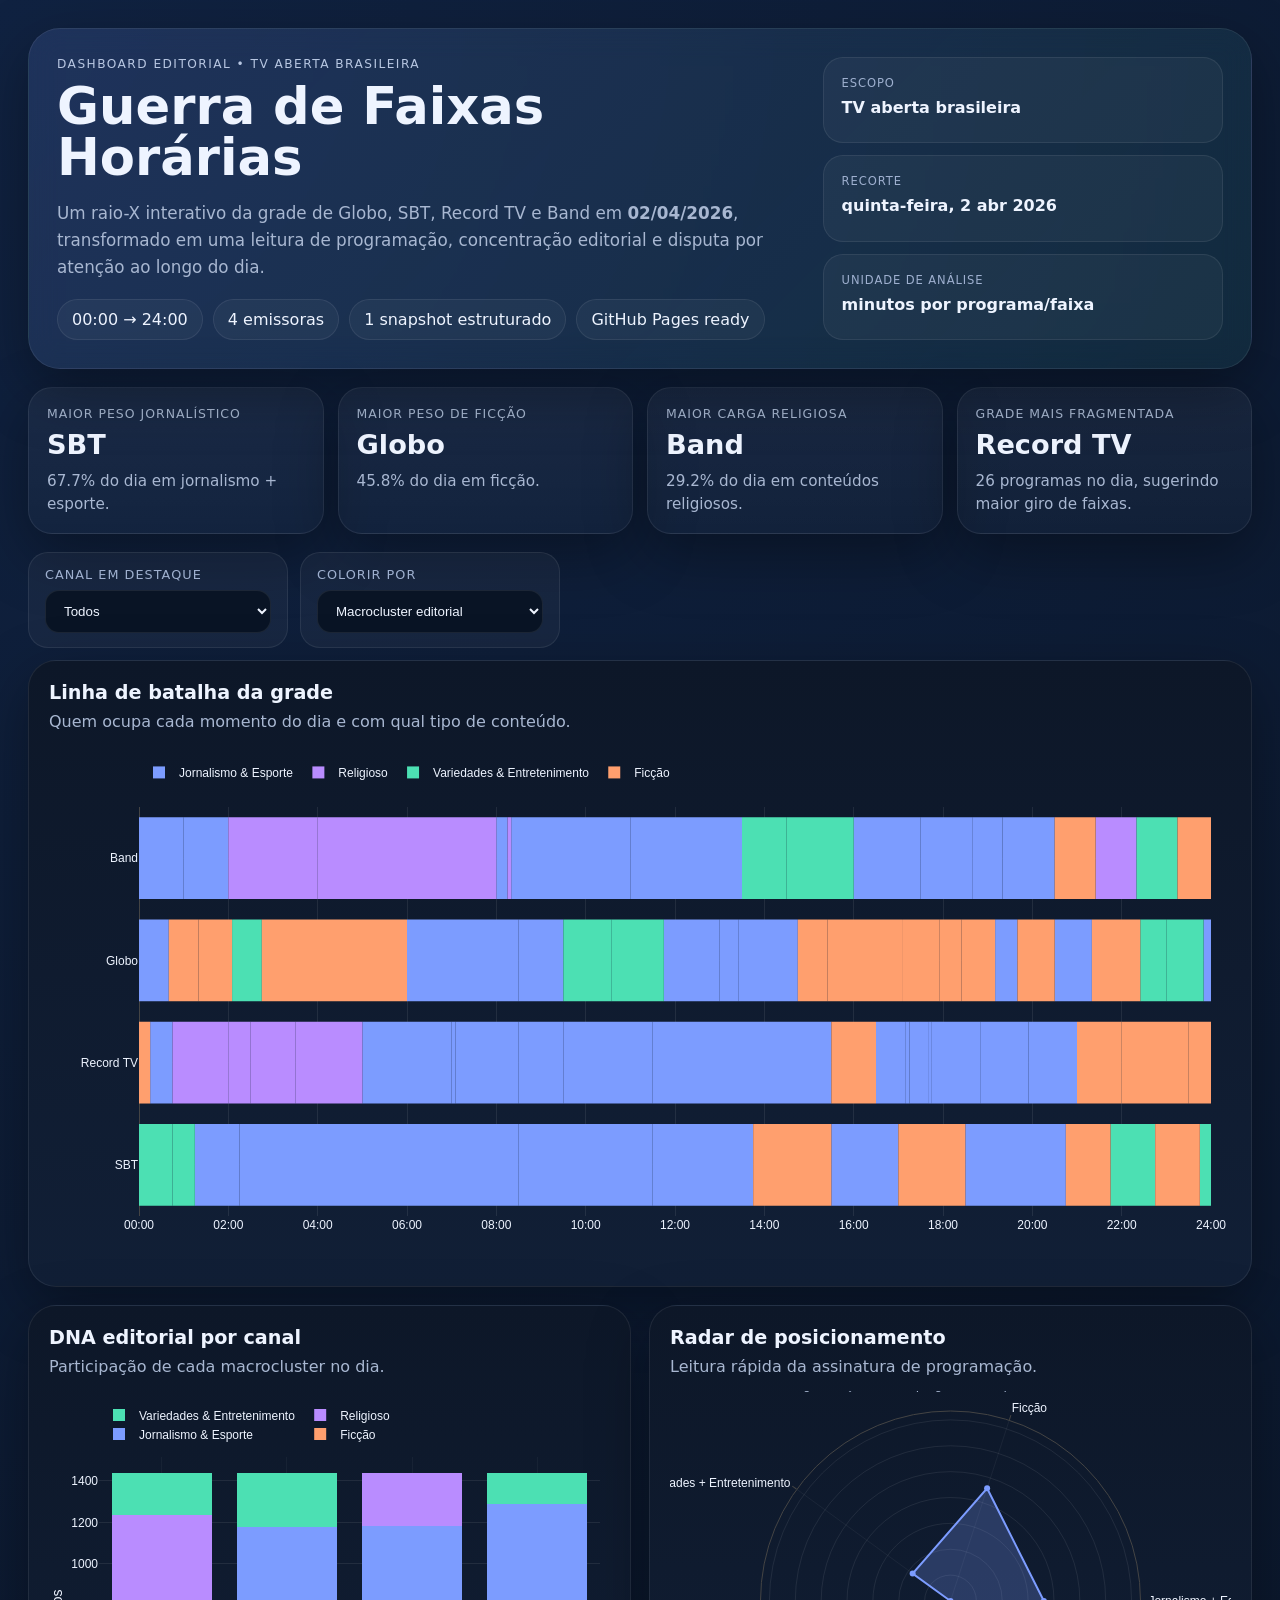
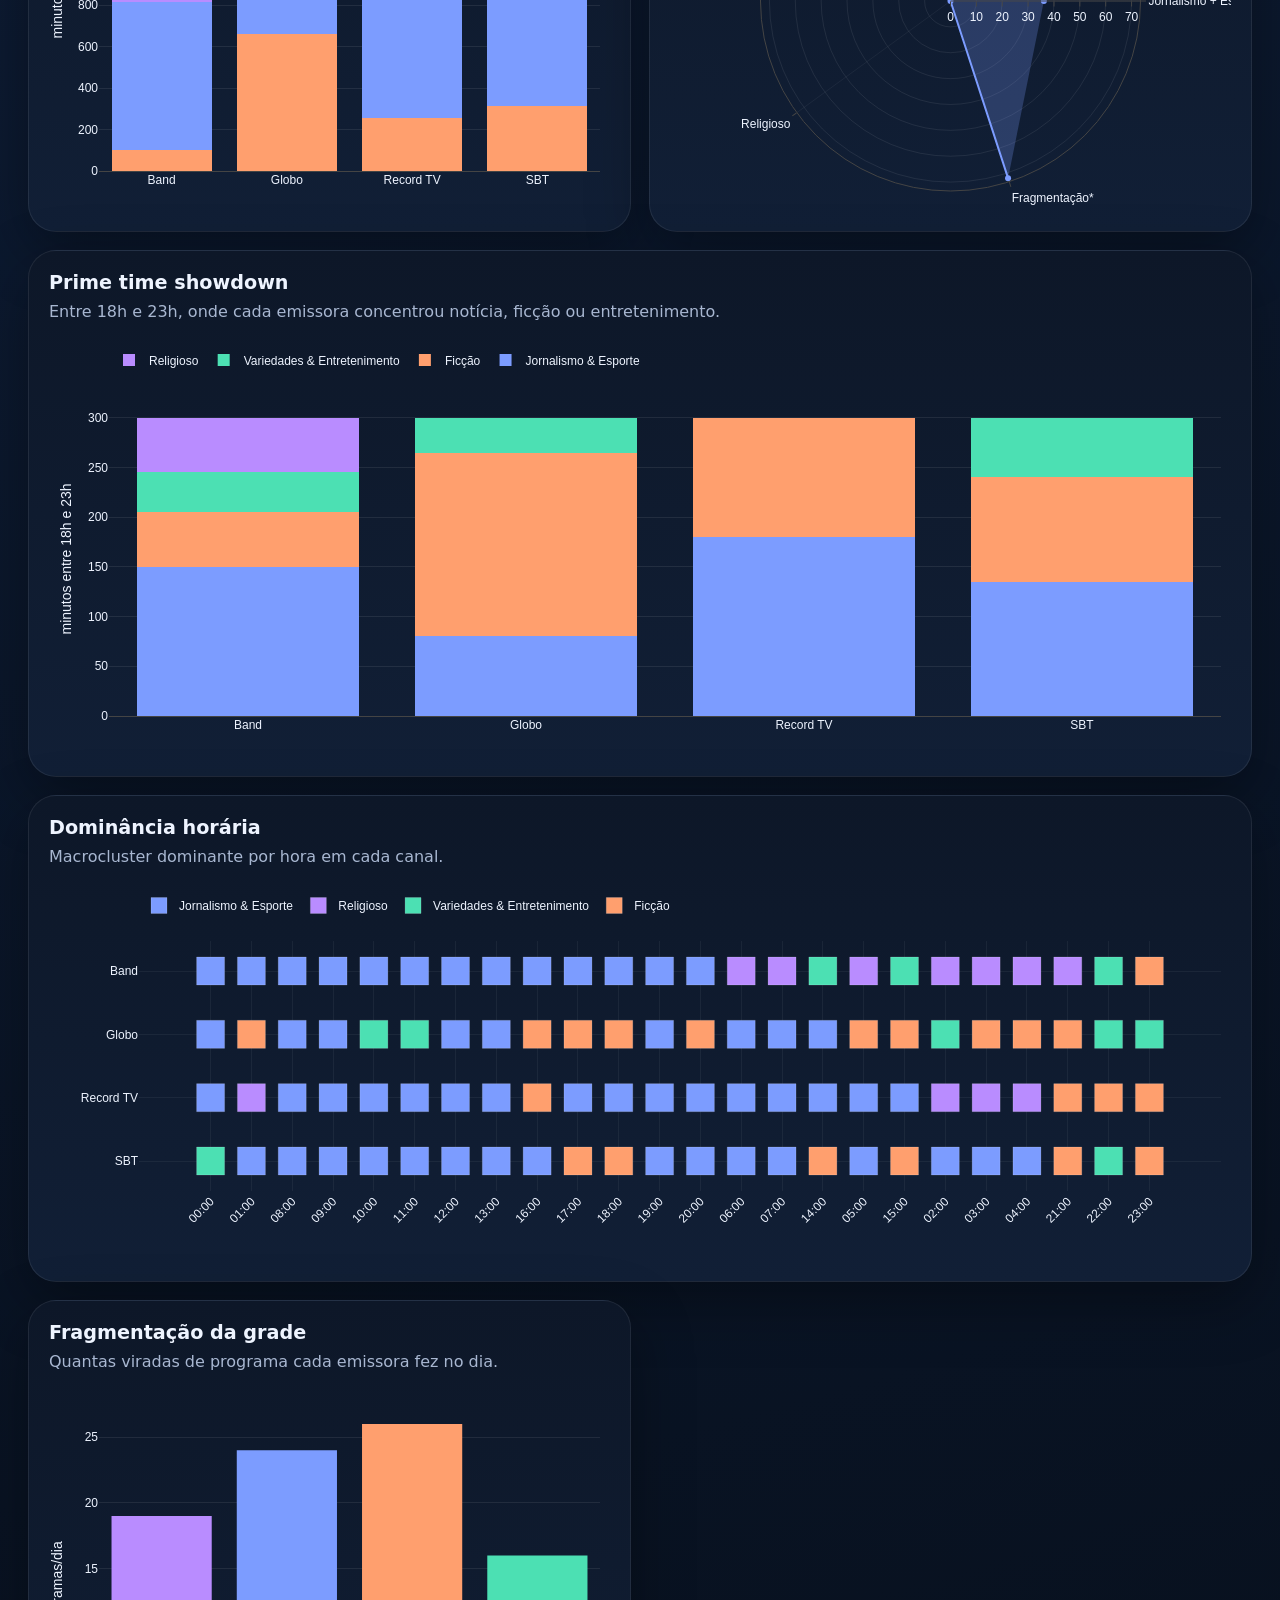
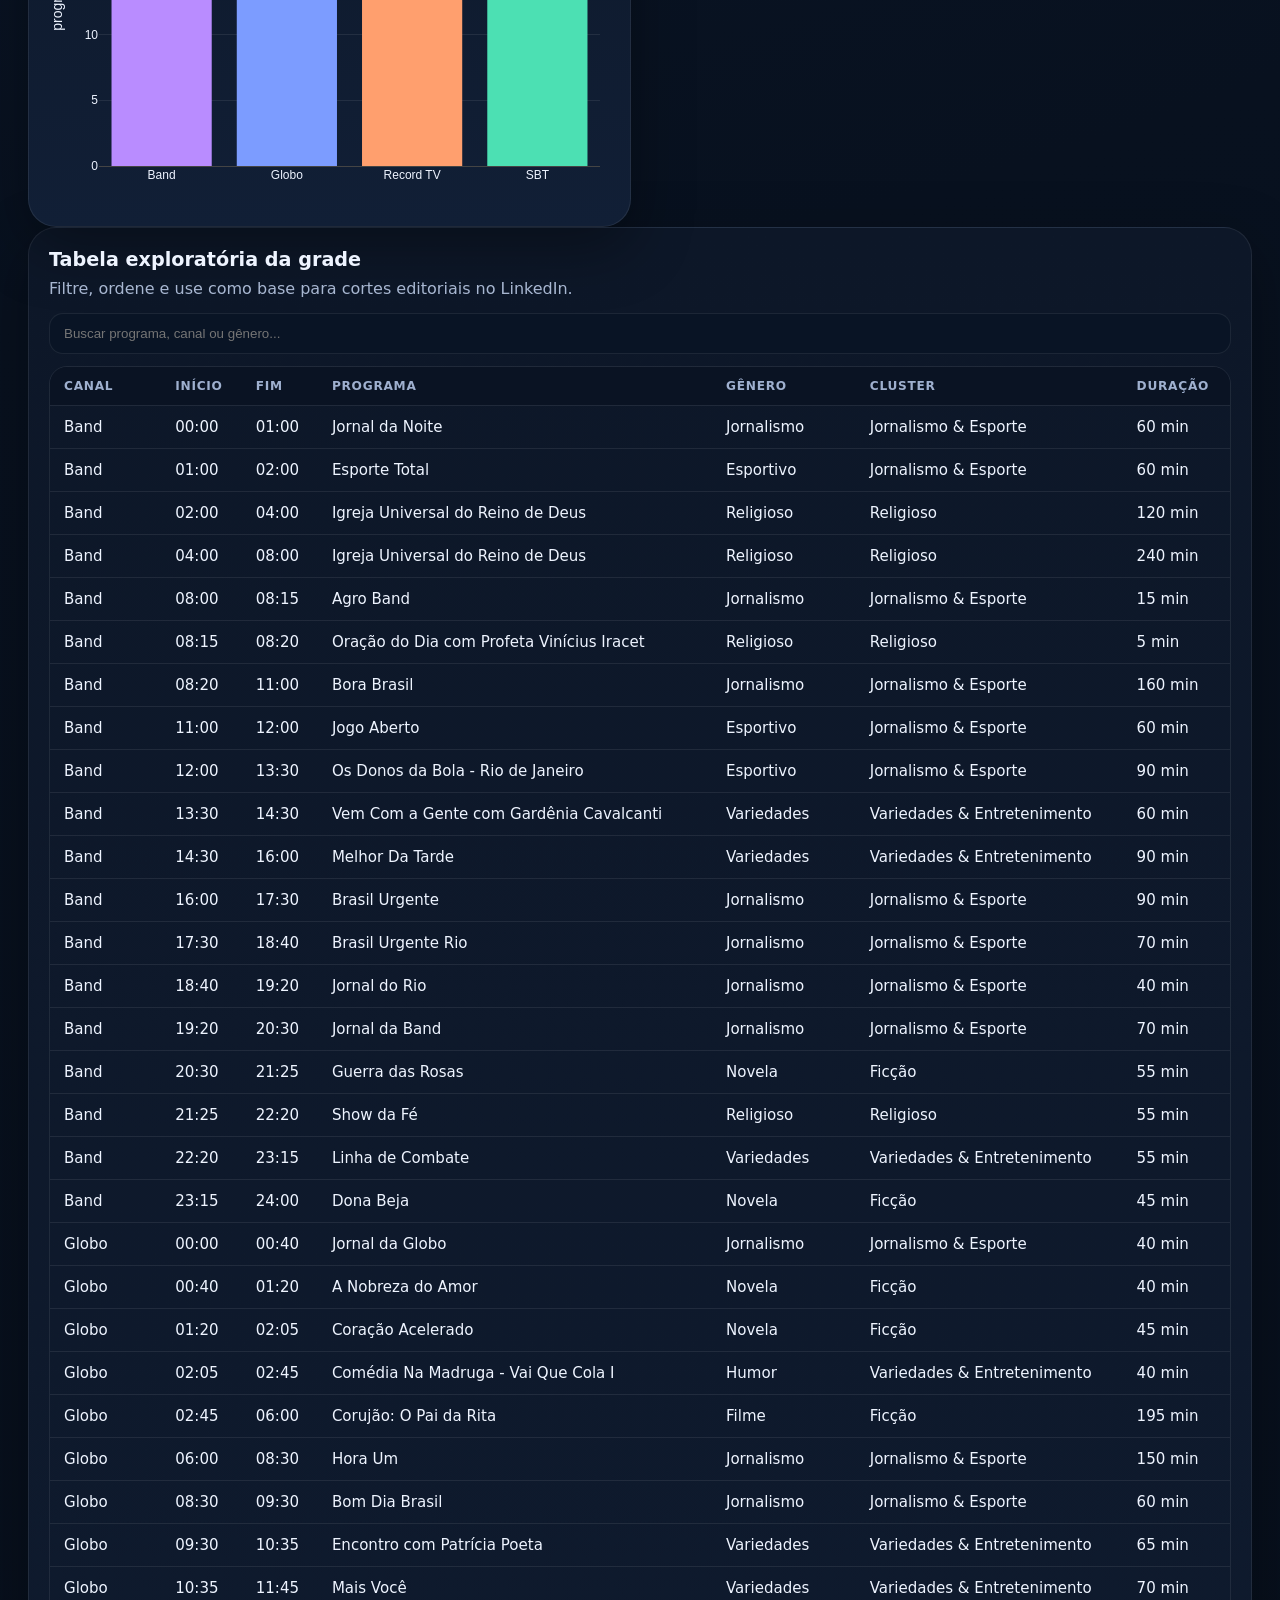
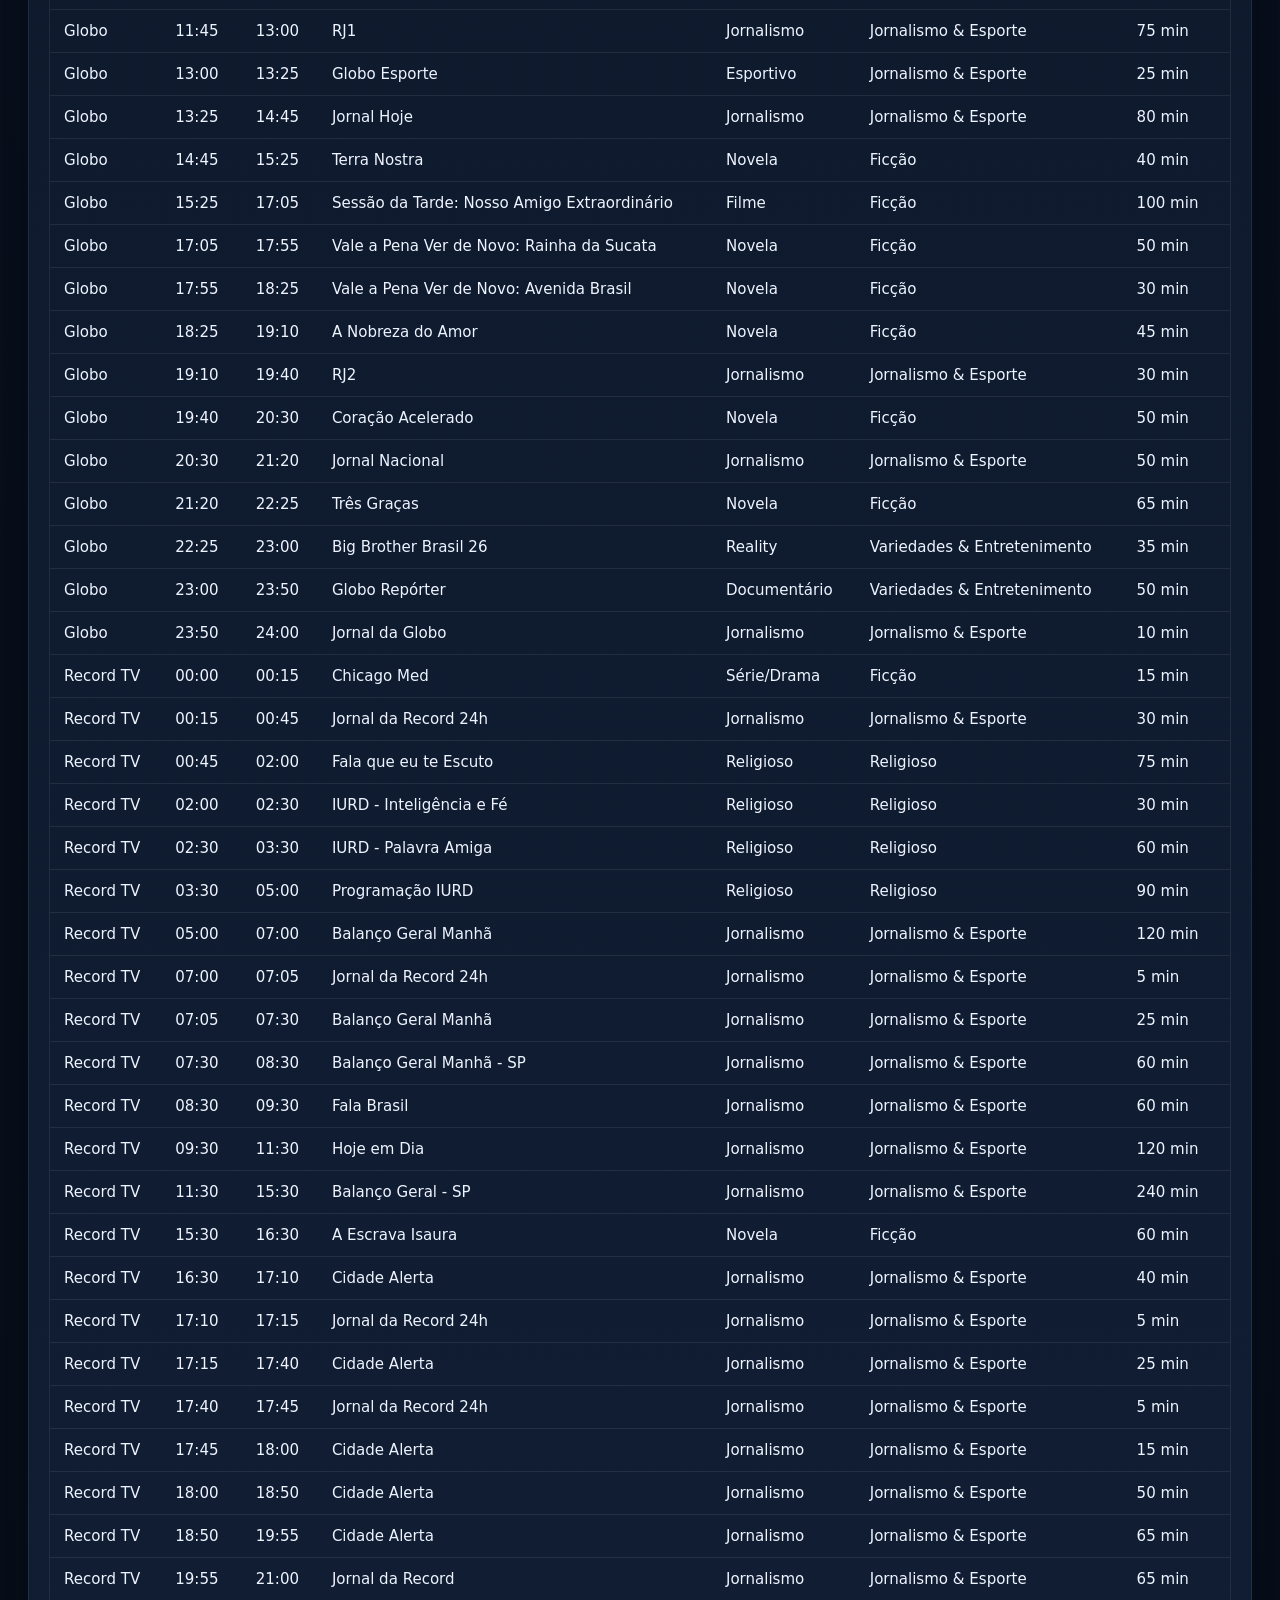
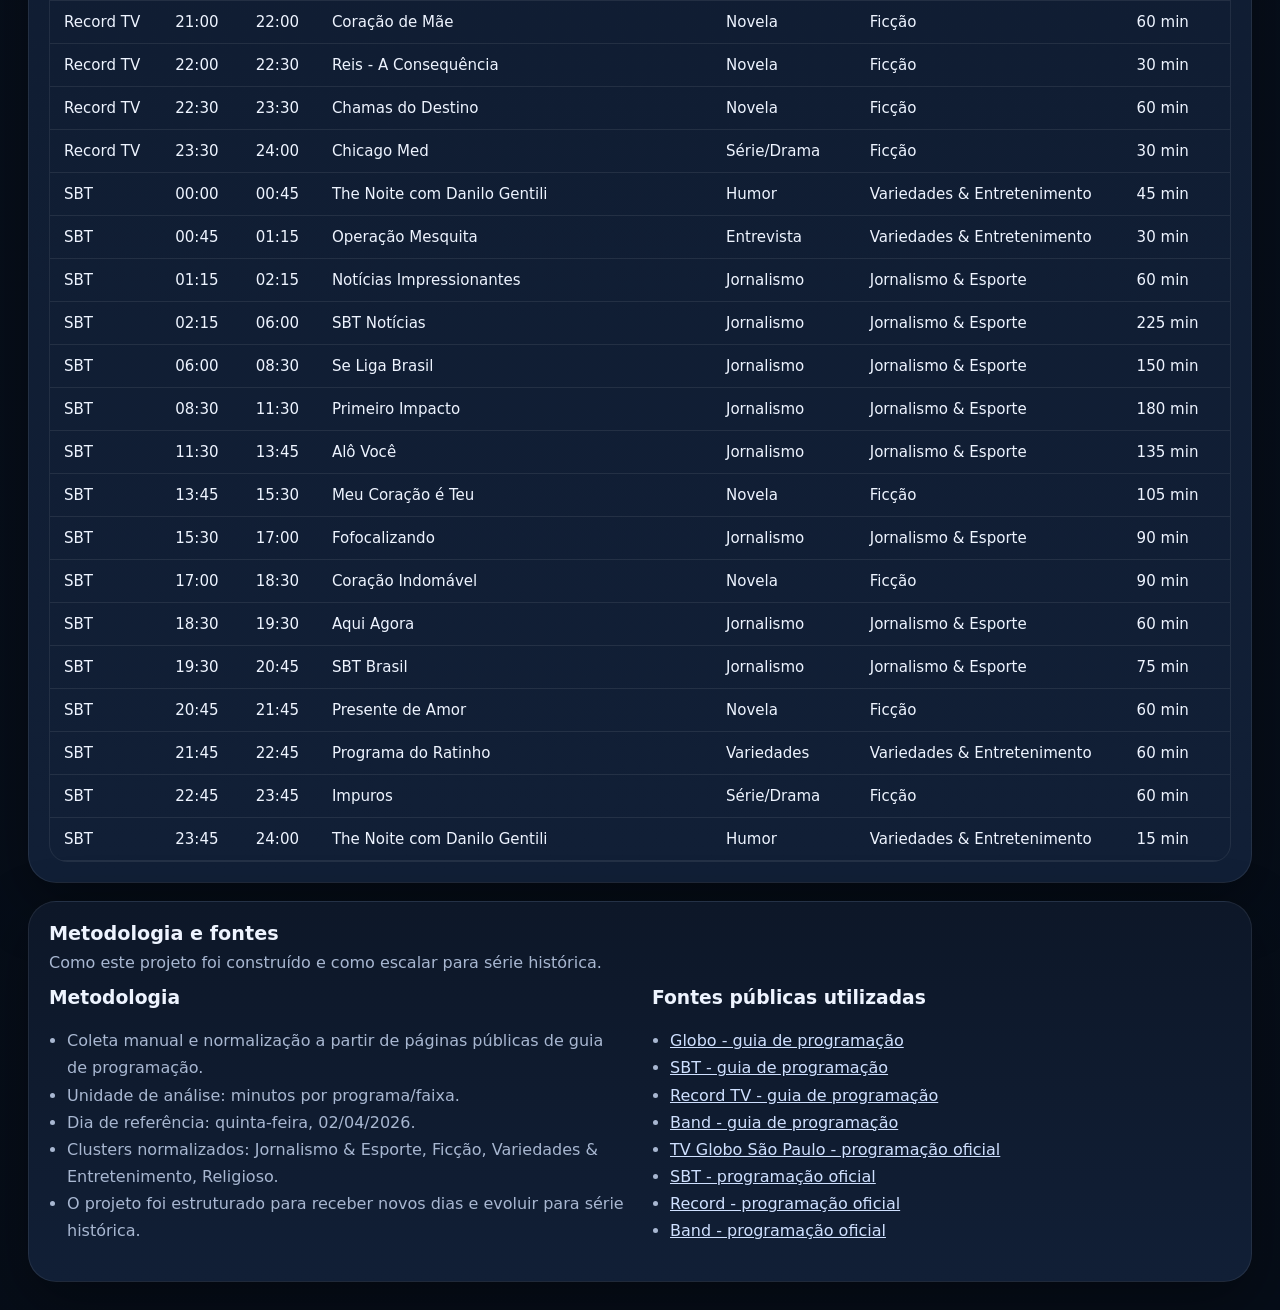
<file: index.html>
<!DOCTYPE html>
<html lang="pt-BR">
<head>
  <meta charset="UTF-8">
  <meta name="viewport" content="width=device-width, initial-scale=1.0">
  <title>Guerra de Faixas Horárias — TV aberta brasileira</title>
  <meta name="description" content="Dashboard interativo comparando a guerra de faixas horárias entre Globo, SBT, Record TV e Band em 02/04/2026.">
  <link rel="preconnect" href="https://cdn.plot.ly">
  <link rel="stylesheet" href="style.css">
</head>
<body>
  <div class="page-shell">
    <header class="hero">
      <div class="hero-copy">
        <div class="eyebrow">dashboard editorial • tv aberta brasileira</div>
        <h1>Guerra de Faixas Horárias</h1>
        <p class="subtitle">Um raio-X interativo da grade de Globo, SBT, Record TV e Band em <strong>02/04/2026</strong>, transformado em uma leitura de programação, concentração editorial e disputa por atenção ao longo do dia.</p>
        <div class="hero-tags">
          <span>00:00 → 24:00</span>
          <span>4 emissoras</span>
          <span>1 snapshot estruturado</span>
          <span>GitHub Pages ready</span>
        </div>
      </div>
      <div class="hero-meta">
        <div class="meta-card">
          <div class="meta-label">escopo</div>
          <div class="meta-value">TV aberta brasileira</div>
        </div>
        <div class="meta-card">
          <div class="meta-label">recorte</div>
          <div class="meta-value">quinta-feira, 2 abr 2026</div>
        </div>
        <div class="meta-card">
          <div class="meta-label">unidade de análise</div>
          <div class="meta-value">minutos por programa/faixa</div>
        </div>
      </div>
    </header>

    <section class="insight-strip" id="headlineInsights"></section>

    <section class="controls-panel">
      <div class="control">
        <label for="channelFilter">Canal em destaque</label>
        <select id="channelFilter">
          <option value="all">Todos</option>
        </select>
      </div>
      <div class="control">
        <label for="viewMode">Colorir por</label>
        <select id="viewMode">
          <option value="cluster">Macrocluster editorial</option>
          <option value="genre">Gênero normalizado</option>
        </select>
      </div>
    </section>

    <section class="section-grid">
      <article class="card card-xl">
        <div class="card-head">
          <div>
            <h2>Linha de batalha da grade</h2>
            <p>Quem ocupa cada momento do dia e com qual tipo de conteúdo.</p>
          </div>
        </div>
        <div id="timelineChart" class="chart chart-xl"></div>
      </article>

      <article class="card">
        <div class="card-head">
          <div>
            <h2>DNA editorial por canal</h2>
            <p>Participação de cada macrocluster no dia.</p>
          </div>
        </div>
        <div id="clusterShareChart" class="chart"></div>
      </article>

      <article class="card">
        <div class="card-head">
          <div>
            <h2>Radar de posicionamento</h2>
            <p>Leitura rápida da assinatura de programação.</p>
          </div>
        </div>
        <div id="radarChart" class="chart"></div>
      </article>

      <article class="card card-xl">
        <div class="card-head">
          <div>
            <h2>Prime time showdown</h2>
            <p>Entre 18h e 23h, onde cada emissora concentrou notícia, ficção ou entretenimento.</p>
          </div>
        </div>
        <div id="primeTimeChart" class="chart"></div>
      </article>

      <article class="card card-xl">
        <div class="card-head">
          <div>
            <h2>Dominância horária</h2>
            <p>Macrocluster dominante por hora em cada canal.</p>
          </div>
        </div>
        <div id="hourlyChart" class="chart chart-wide"></div>
      </article>

      <article class="card">
        <div class="card-head">
          <div>
            <h2>Fragmentação da grade</h2>
            <p>Quantas viradas de programa cada emissora fez no dia.</p>
          </div>
        </div>
        <div id="fragmentationChart" class="chart"></div>
      </article>
    </section>

    <section class="card">
      <div class="card-head">
        <div>
          <h2>Tabela exploratória da grade</h2>
          <p>Filtre, ordene e use como base para cortes editoriais no LinkedIn.</p>
        </div>
      </div>
      <div class="table-toolbar">
        <input type="search" id="searchInput" placeholder="Buscar programa, canal ou gênero...">
      </div>
      <div class="table-wrap">
        <table id="scheduleTable">
          <thead>
            <tr>
              <th>Canal</th>
              <th>Início</th>
              <th>Fim</th>
              <th>Programa</th>
              <th>Gênero</th>
              <th>Cluster</th>
              <th>Duração</th>
            </tr>
          </thead>
          <tbody></tbody>
        </table>
      </div>
    </section>

    <section class="card notes-card">
      <div class="card-head">
        <div>
          <h2>Metodologia e fontes</h2>
          <p>Como este projeto foi construído e como escalar para série histórica.</p>
        </div>
      </div>
      <div class="notes-grid">
        <div>
          <h3>Metodologia</h3>
          <ul id="methodList"></ul>
        </div>
        <div>
          <h3>Fontes públicas utilizadas</h3>
          <ul id="sourceList" class="source-list"></ul>
        </div>
      </div>
    </section>
  </div>

  <script src="https://cdn.plot.ly/plotly-2.35.2.min.js"></script>
  <script src="app.js"></script>
</body>
</html>
</file>
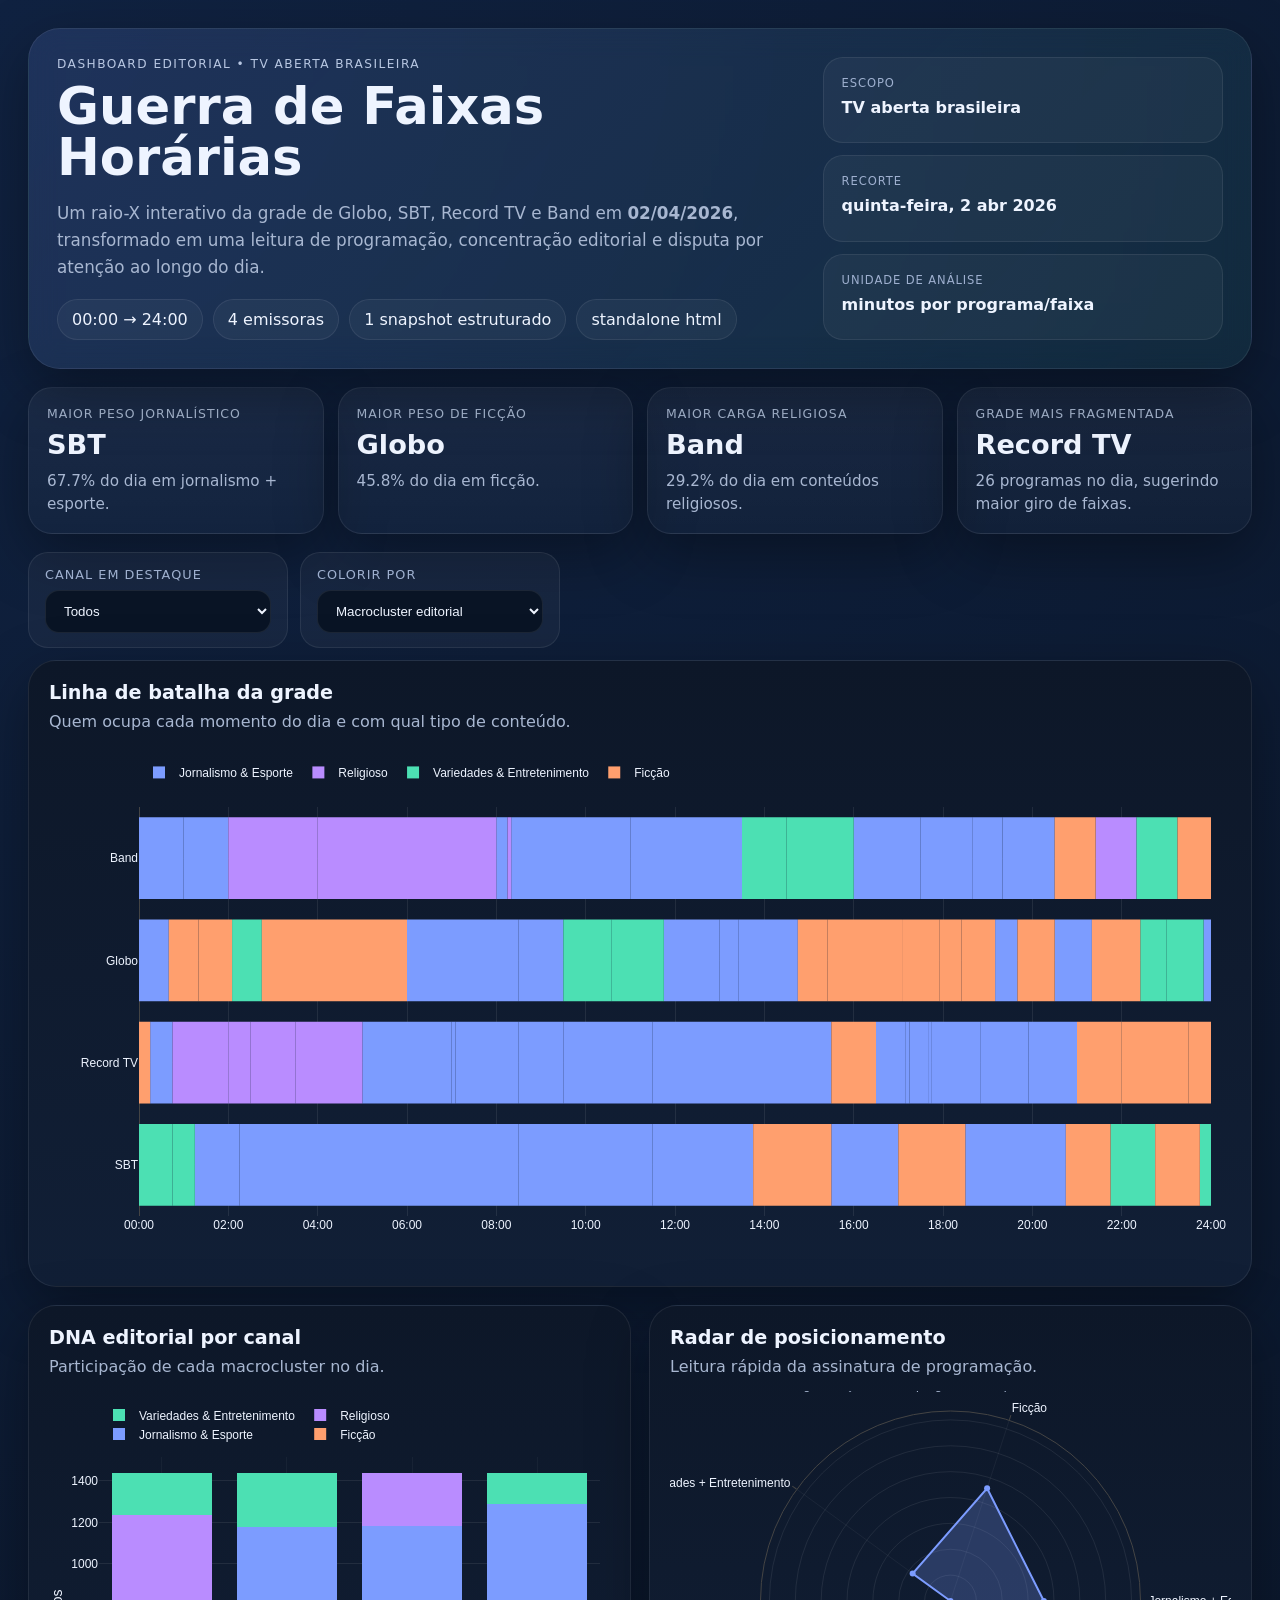
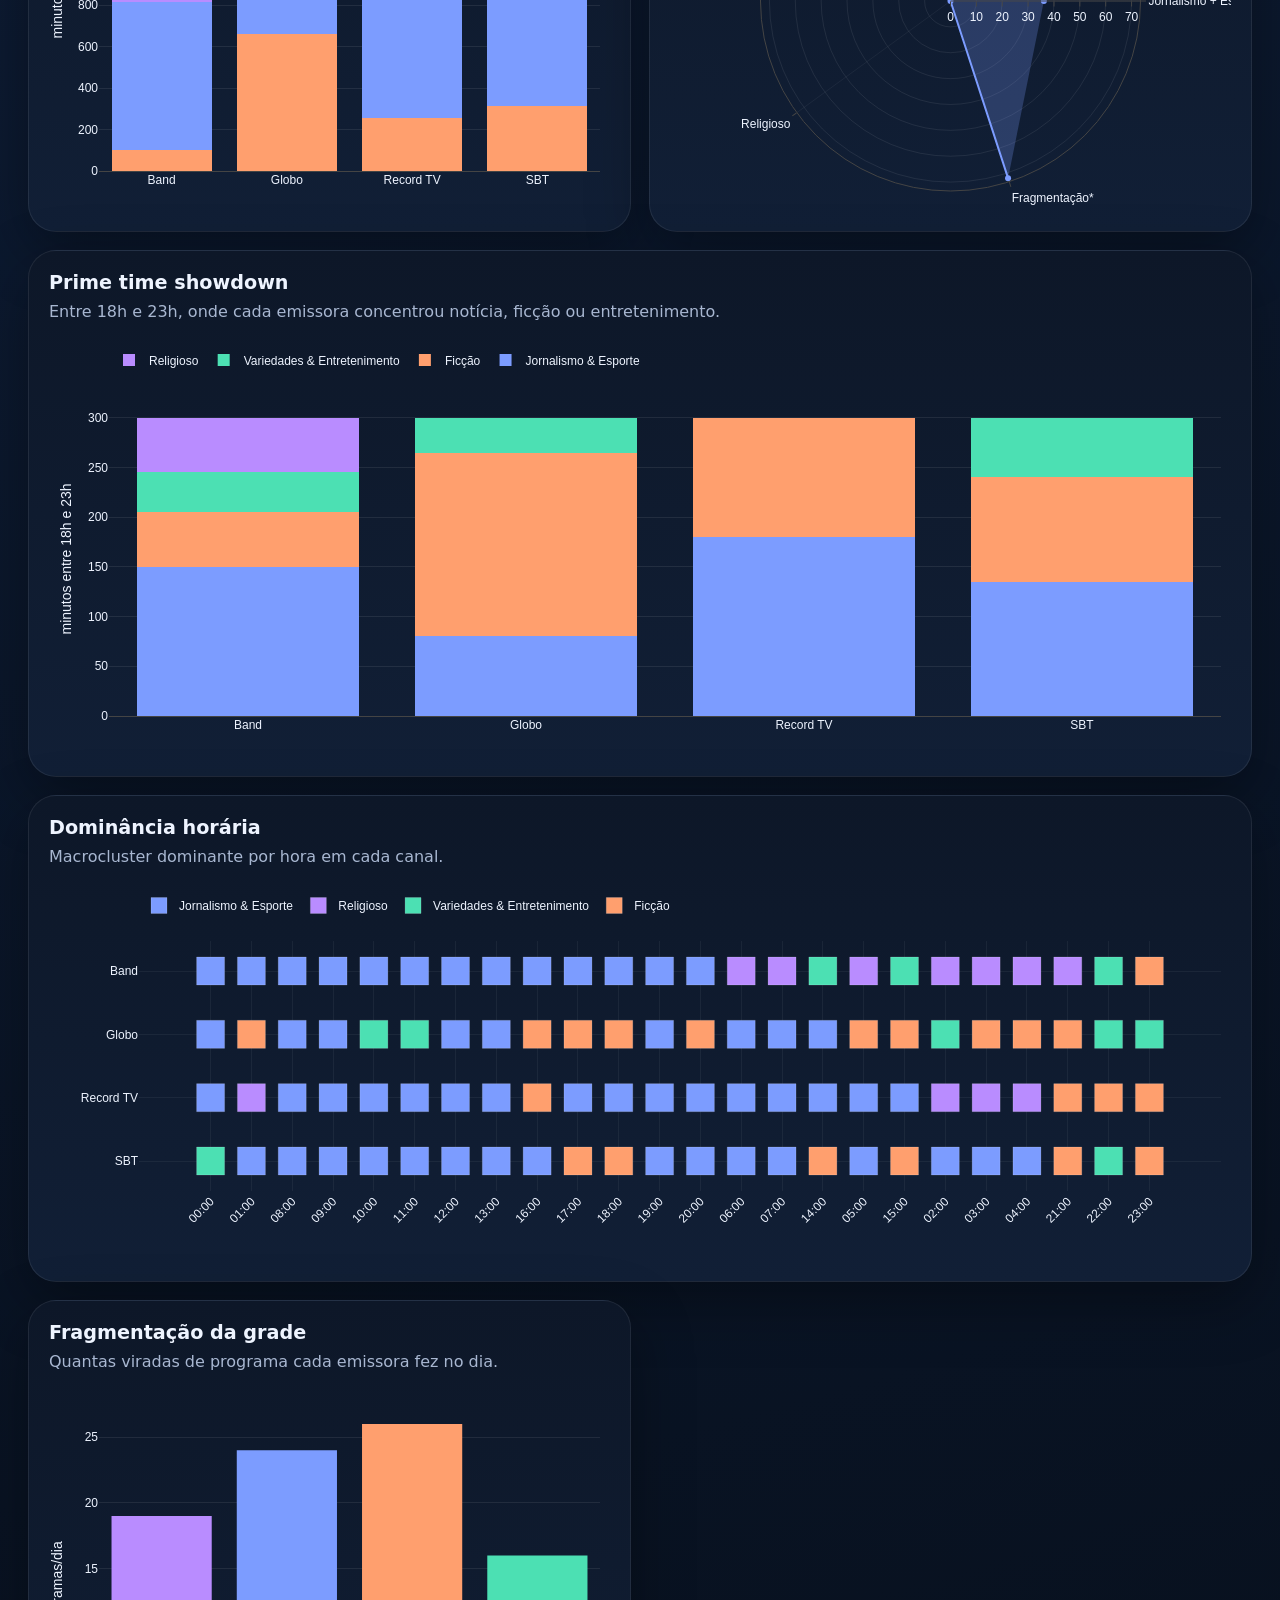
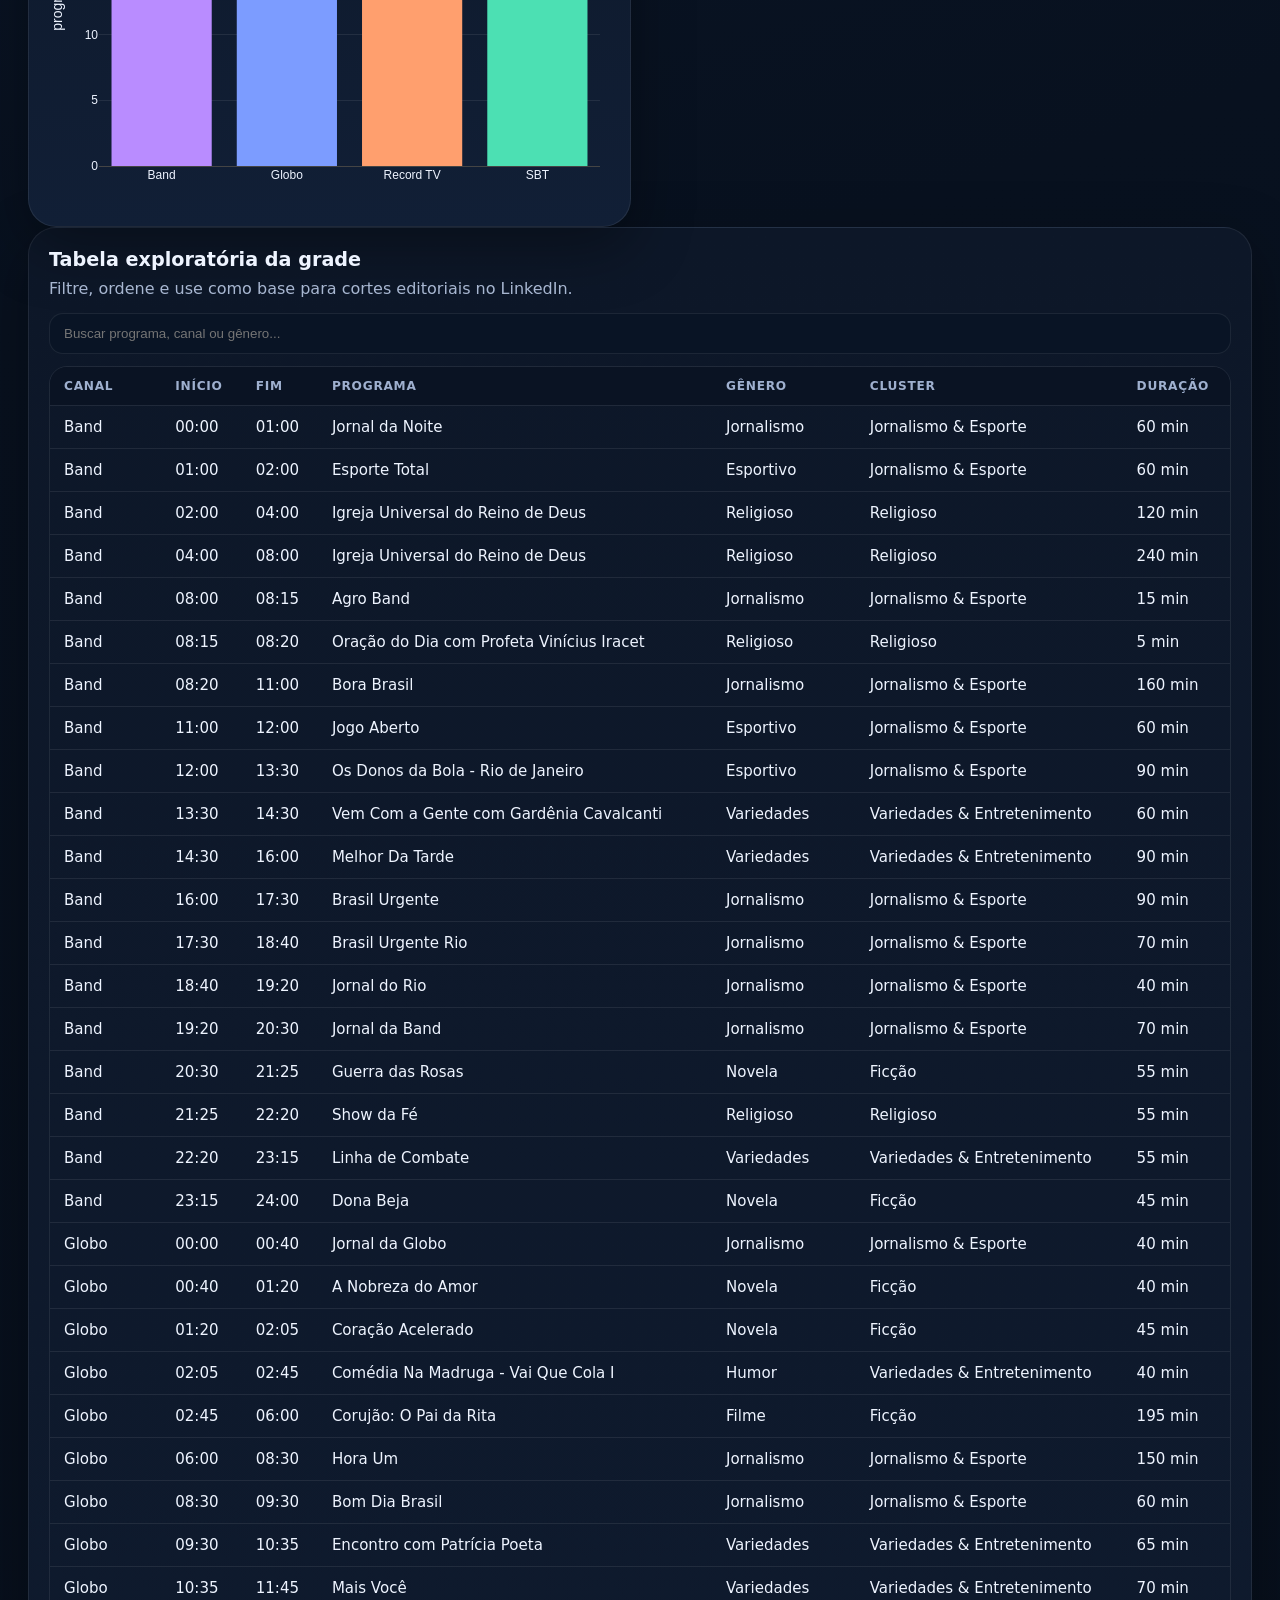
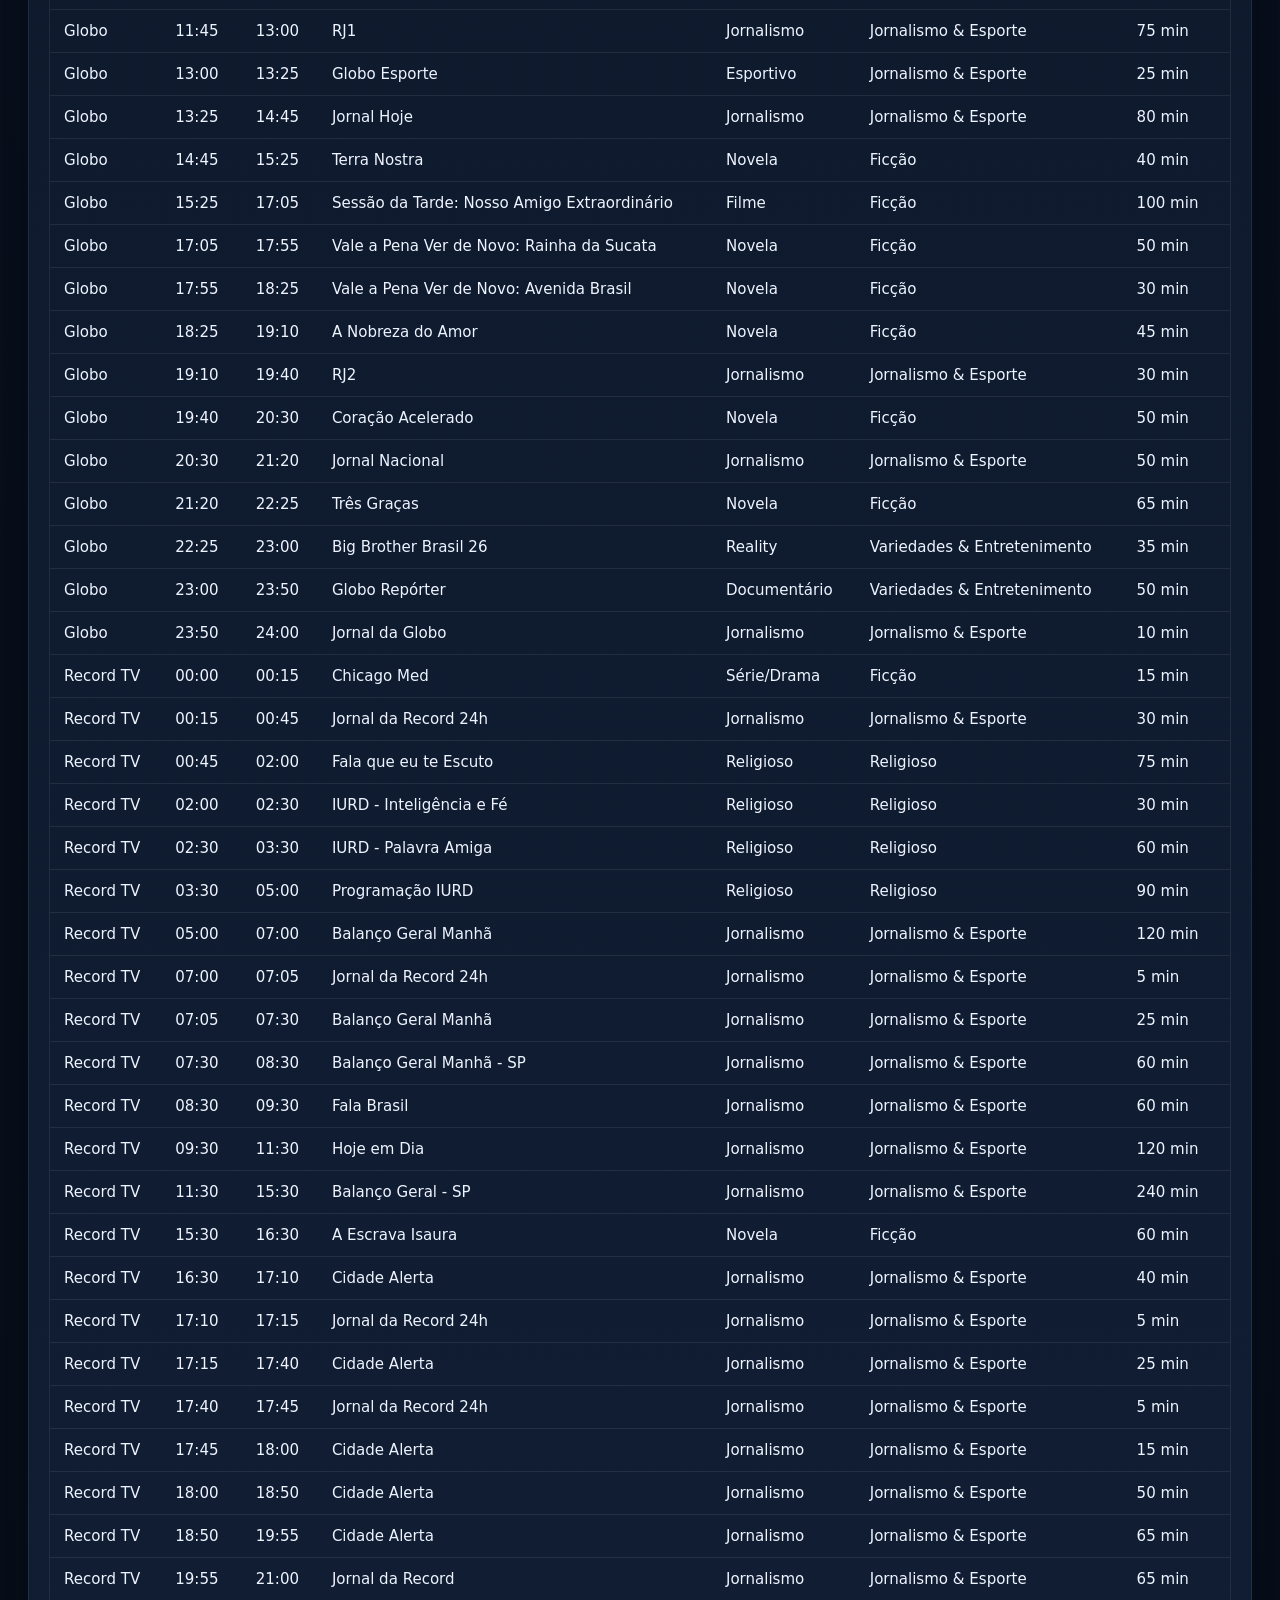
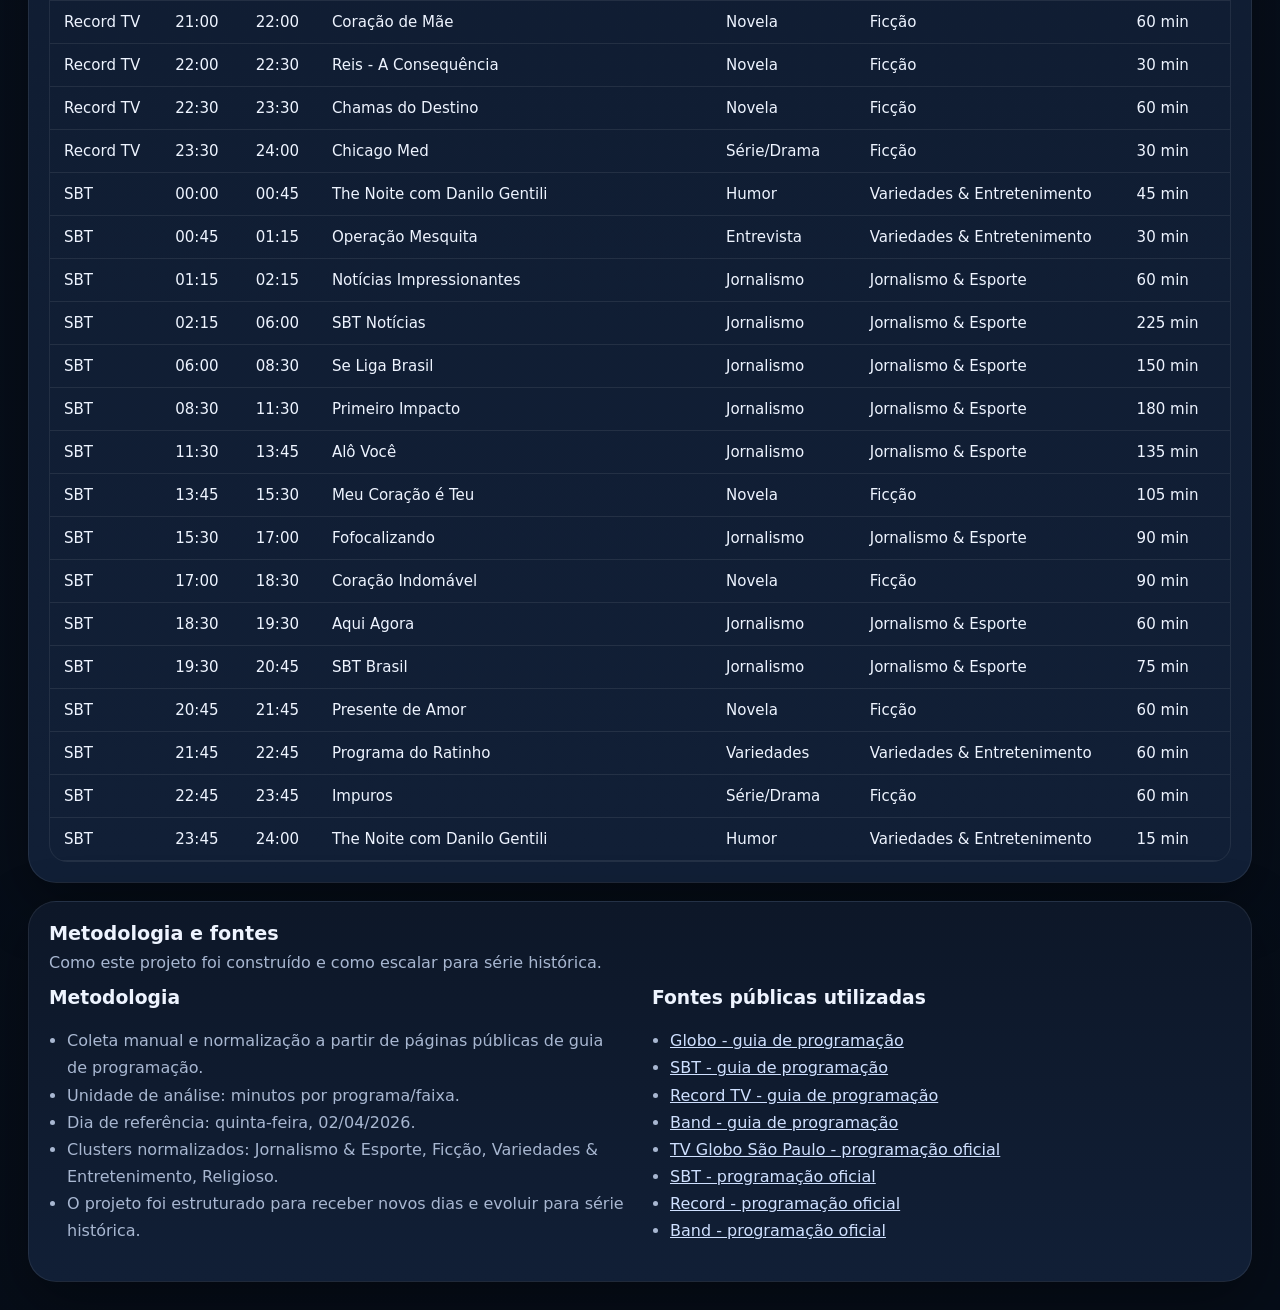
<file: index-standalone.html>
<!DOCTYPE html>
<html lang="pt-BR">
<head>
  <meta charset="UTF-8">
  <meta name="viewport" content="width=device-width, initial-scale=1.0">
  <title>Guerra de Faixas Horárias — TV aberta brasileira</title>
  <meta name="description" content="Dashboard interativo comparando a guerra de faixas horárias entre Globo, SBT, Record TV e Band em 02/04/2026.">
  <script src="https://cdn.plot.ly/plotly-2.35.2.min.js"></script>
  <style>

:root{
  --bg:#08111f;
  --bg-soft:#0f1b31;
  --card:#0d1728;
  --card-2:#111f36;
  --line:rgba(255,255,255,.08);
  --text:#eef4ff;
  --muted:#a8b7d1;
  --accent:#7c9cff;
  --accent-2:#4ce0b3;
  --danger:#ff7a7a;
  --gold:#f3c969;
  --radius:24px;
  --shadow:0 20px 60px rgba(0,0,0,.35);
}
*{box-sizing:border-box}
html,body{margin:0;padding:0;background:radial-gradient(circle at top left,#102241 0,#08111f 45%,#060d18 100%);color:var(--text);font-family:Inter,system-ui,-apple-system,Segoe UI,Roboto,Arial,sans-serif}
body{min-height:100vh}
.page-shell{max-width:1440px;margin:0 auto;padding:28px}
.hero{
  display:grid;
  grid-template-columns:1.3fr .7fr;
  gap:22px;
  padding:28px;
  border:1px solid var(--line);
  border-radius:32px;
  background:linear-gradient(135deg,rgba(124,156,255,.14),rgba(76,224,179,.08));
  backdrop-filter: blur(14px);
  box-shadow: var(--shadow);
}
.eyebrow{text-transform:uppercase;letter-spacing:.12em;font-size:.76rem;color:#b8c7e2;margin-bottom:10px}
h1{font-size:clamp(2.2rem,4vw,4rem);line-height:1;margin:0 0 14px}
.subtitle{font-size:1.05rem;line-height:1.6;color:var(--muted);max-width:900px}
.hero-tags{display:flex;flex-wrap:wrap;gap:10px;margin-top:18px}
.hero-tags span,.meta-card{
  border:1px solid rgba(255,255,255,.08);
  background:rgba(255,255,255,.04);
  border-radius:999px;
  padding:10px 14px;
}
.hero-meta{display:grid;gap:12px}
.meta-card{border-radius:20px;padding:18px}
.meta-label{text-transform:uppercase;font-size:.72rem;color:#9fb0cf;letter-spacing:.08em}
.meta-value{margin-top:8px;font-size:1rem;font-weight:600}
.insight-strip{
  display:grid;
  grid-template-columns:repeat(4,minmax(0,1fr));
  gap:14px;
  margin-top:18px;
}
.insight{
  background:linear-gradient(180deg,rgba(255,255,255,.05),rgba(255,255,255,.02));
  border:1px solid var(--line);
  border-radius:24px;
  padding:18px;
  box-shadow:var(--shadow);
}
.insight .label{font-size:.78rem;text-transform:uppercase;letter-spacing:.08em;color:#a7b7d0}
.insight .value{font-size:1.7rem;font-weight:800;margin-top:8px}
.insight .desc{margin-top:10px;color:var(--muted);font-size:.95rem;line-height:1.5}
.controls-panel{
  display:flex;
  gap:12px;
  margin:18px 0 10px;
  flex-wrap:wrap;
}
.control{
  background:rgba(255,255,255,.04);
  border:1px solid var(--line);
  border-radius:20px;
  padding:14px 16px;
  min-width:260px;
}
label{display:block;font-size:.8rem;color:#9fb0cf;margin-bottom:8px;text-transform:uppercase;letter-spacing:.08em}
select,input[type=search]{
  width:100%;
  border:1px solid rgba(255,255,255,.08);
  background:#091425;
  color:var(--text);
  padding:12px 14px;
  border-radius:14px;
  outline:none;
}
.section-grid{
  display:grid;
  grid-template-columns:repeat(12,minmax(0,1fr));
  gap:18px;
  margin-top:12px;
}
.card{
  grid-column:span 6;
  background:linear-gradient(180deg,var(--card),var(--card-2));
  border:1px solid var(--line);
  border-radius:28px;
  padding:20px;
  box-shadow:var(--shadow);
}
.card-xl{grid-column:span 12}
.card-head{
  display:flex;
  justify-content:space-between;
  align-items:flex-start;
  gap:12px;
  margin-bottom:12px;
}
.card-head h2{margin:0 0 6px;font-size:1.2rem}
.card-head p{margin:0;color:var(--muted);line-height:1.5}
.chart{width:100%;height:420px}
.chart-xl{height:520px}
.chart-wide{height:380px}
.table-toolbar{margin:8px 0 12px}
.table-wrap{overflow:auto;border:1px solid var(--line);border-radius:18px}
table{width:100%;border-collapse:collapse;min-width:900px}
th,td{padding:12px 14px;border-bottom:1px solid var(--line);text-align:left;font-size:.94rem}
th{position:sticky;top:0;background:#0a1323;z-index:1;text-transform:uppercase;letter-spacing:.06em;font-size:.76rem;color:#9fb0cf}
tbody tr:hover{background:rgba(255,255,255,.03)}
.notes-card{margin-top:18px}
.notes-grid{display:grid;grid-template-columns:1fr 1fr;gap:24px}
.notes-grid h3{margin-top:0}
.notes-grid ul{padding-left:18px;color:var(--muted);line-height:1.7}
.source-list a{color:#cfe0ff}
.badge{
  display:inline-flex;align-items:center;gap:8px;
  padding:6px 10px;border-radius:999px;
  background:rgba(255,255,255,.07);color:#d8e4ff;font-size:.8rem
}
@media (max-width:1100px){
  .hero{grid-template-columns:1fr}
  .insight-strip{grid-template-columns:repeat(2,minmax(0,1fr))}
  .card,.card-xl{grid-column:span 12}
  .notes-grid{grid-template-columns:1fr}
}
@media (max-width:720px){
  .page-shell{padding:16px}
  .hero{padding:20px;border-radius:24px}
  .insight-strip{grid-template-columns:1fr}
}

  </style>
</head>
<body>
  <div class="page-shell">
    <header class="hero">
      <div class="hero-copy">
        <div class="eyebrow">dashboard editorial • tv aberta brasileira</div>
        <h1>Guerra de Faixas Horárias</h1>
        <p class="subtitle">Um raio-X interativo da grade de Globo, SBT, Record TV e Band em <strong>02/04/2026</strong>, transformado em uma leitura de programação, concentração editorial e disputa por atenção ao longo do dia.</p>
        <div class="hero-tags">
          <span>00:00 → 24:00</span>
          <span>4 emissoras</span>
          <span>1 snapshot estruturado</span>
          <span>standalone html</span>
        </div>
      </div>
      <div class="hero-meta">
        <div class="meta-card">
          <div class="meta-label">escopo</div>
          <div class="meta-value">TV aberta brasileira</div>
        </div>
        <div class="meta-card">
          <div class="meta-label">recorte</div>
          <div class="meta-value">quinta-feira, 2 abr 2026</div>
        </div>
        <div class="meta-card">
          <div class="meta-label">unidade de análise</div>
          <div class="meta-value">minutos por programa/faixa</div>
        </div>
      </div>
    </header>

    <section class="insight-strip" id="headlineInsights"></section>

    <section class="controls-panel">
      <div class="control">
        <label for="channelFilter">Canal em destaque</label>
        <select id="channelFilter">
          <option value="all">Todos</option>
        </select>
      </div>
      <div class="control">
        <label for="viewMode">Colorir por</label>
        <select id="viewMode">
          <option value="cluster">Macrocluster editorial</option>
          <option value="genre">Gênero normalizado</option>
        </select>
      </div>
    </section>

    <section class="section-grid">
      <article class="card card-xl">
        <div class="card-head">
          <div>
            <h2>Linha de batalha da grade</h2>
            <p>Quem ocupa cada momento do dia e com qual tipo de conteúdo.</p>
          </div>
        </div>
        <div id="timelineChart" class="chart chart-xl"></div>
      </article>

      <article class="card">
        <div class="card-head">
          <div>
            <h2>DNA editorial por canal</h2>
            <p>Participação de cada macrocluster no dia.</p>
          </div>
        </div>
        <div id="clusterShareChart" class="chart"></div>
      </article>

      <article class="card">
        <div class="card-head">
          <div>
            <h2>Radar de posicionamento</h2>
            <p>Leitura rápida da assinatura de programação.</p>
          </div>
        </div>
        <div id="radarChart" class="chart"></div>
      </article>

      <article class="card card-xl">
        <div class="card-head">
          <div>
            <h2>Prime time showdown</h2>
            <p>Entre 18h e 23h, onde cada emissora concentrou notícia, ficção ou entretenimento.</p>
          </div>
        </div>
        <div id="primeTimeChart" class="chart"></div>
      </article>

      <article class="card card-xl">
        <div class="card-head">
          <div>
            <h2>Dominância horária</h2>
            <p>Macrocluster dominante por hora em cada canal.</p>
          </div>
        </div>
        <div id="hourlyChart" class="chart chart-wide"></div>
      </article>

      <article class="card">
        <div class="card-head">
          <div>
            <h2>Fragmentação da grade</h2>
            <p>Quantas viradas de programa cada emissora fez no dia.</p>
          </div>
        </div>
        <div id="fragmentationChart" class="chart"></div>
      </article>
    </section>

    <section class="card">
      <div class="card-head">
        <div>
          <h2>Tabela exploratória da grade</h2>
          <p>Filtre, ordene e use como base para cortes editoriais no LinkedIn.</p>
        </div>
      </div>
      <div class="table-toolbar">
        <input type="search" id="searchInput" placeholder="Buscar programa, canal ou gênero...">
      </div>
      <div class="table-wrap">
        <table id="scheduleTable">
          <thead>
            <tr>
              <th>Canal</th>
              <th>Início</th>
              <th>Fim</th>
              <th>Programa</th>
              <th>Gênero</th>
              <th>Cluster</th>
              <th>Duração</th>
            </tr>
          </thead>
          <tbody></tbody>
        </table>
      </div>
    </section>

    <section class="card notes-card">
      <div class="card-head">
        <div>
          <h2>Metodologia e fontes</h2>
          <p>Como este projeto foi construído e como escalar para série histórica.</p>
        </div>
      </div>
      <div class="notes-grid">
        <div>
          <h3>Metodologia</h3>
          <ul id="methodList"></ul>
        </div>
        <div>
          <h3>Fontes públicas utilizadas</h3>
          <ul id="sourceList" class="source-list"></ul>
        </div>
      </div>
    </section>
  </div>

  <script>window.__DASH_DATA__ = {"schedule": [{"channel": "Band", "start_time": "00:00", "program": "Jornal da Noite", "raw_category": "Jornalismo/Informativo", "start_min": 0, "end_min": 60, "duration_min": 60, "genre": "Jornalismo", "cluster": "Jornalismo & Esporte", "hours": 1.0, "start_label": "00:00", "end_time": "01:00"}, {"channel": "Band", "start_time": "01:00", "program": "Esporte Total", "raw_category": "Jornalismo/Esportivo", "start_min": 60, "end_min": 120, "duration_min": 60, "genre": "Esportivo", "cluster": "Jornalismo & Esporte", "hours": 1.0, "start_label": "01:00", "end_time": "02:00"}, {"channel": "Band", "start_time": "02:00", "program": "Igreja Universal do Reino de Deus", "raw_category": "Variedades/Religião", "start_min": 120, "end_min": 240, "duration_min": 120, "genre": "Religioso", "cluster": "Religioso", "hours": 2.0, "start_label": "02:00", "end_time": "04:00"}, {"channel": "Band", "start_time": "04:00", "program": "Igreja Universal do Reino de Deus", "raw_category": "Variedades/Religião", "start_min": 240, "end_min": 480, "duration_min": 240, "genre": "Religioso", "cluster": "Religioso", "hours": 4.0, "start_label": "04:00", "end_time": "08:00"}, {"channel": "Band", "start_time": "08:00", "program": "Agro Band", "raw_category": "Jornalismo/Informativo", "start_min": 480, "end_min": 495, "duration_min": 15, "genre": "Jornalismo", "cluster": "Jornalismo & Esporte", "hours": 0.25, "start_label": "08:00", "end_time": "08:15"}, {"channel": "Band", "start_time": "08:15", "program": "Oração do Dia com Profeta Vinícius Iracet", "raw_category": "Variedades/Religião", "start_min": 495, "end_min": 500, "duration_min": 5, "genre": "Religioso", "cluster": "Religioso", "hours": 0.08333333333333333, "start_label": "08:15", "end_time": "08:20"}, {"channel": "Band", "start_time": "08:20", "program": "Bora Brasil", "raw_category": "Jornalismo/Informativo", "start_min": 500, "end_min": 660, "duration_min": 160, "genre": "Jornalismo", "cluster": "Jornalismo & Esporte", "hours": 2.6666666666666665, "start_label": "08:20", "end_time": "11:00"}, {"channel": "Band", "start_time": "11:00", "program": "Jogo Aberto", "raw_category": "Jornalismo/Esportivo", "start_min": 660, "end_min": 720, "duration_min": 60, "genre": "Esportivo", "cluster": "Jornalismo & Esporte", "hours": 1.0, "start_label": "11:00", "end_time": "12:00"}, {"channel": "Band", "start_time": "12:00", "program": "Os Donos da Bola - Rio de Janeiro", "raw_category": "Jornalismo/Esportivo", "start_min": 720, "end_min": 810, "duration_min": 90, "genre": "Esportivo", "cluster": "Jornalismo & Esporte", "hours": 1.5, "start_label": "12:00", "end_time": "13:30"}, {"channel": "Band", "start_time": "13:30", "program": "Vem Com a Gente com Gardênia Cavalcanti", "raw_category": "Variedades/Diversos", "start_min": 810, "end_min": 870, "duration_min": 60, "genre": "Variedades", "cluster": "Variedades & Entretenimento", "hours": 1.0, "start_label": "13:30", "end_time": "14:30"}, {"channel": "Band", "start_time": "14:30", "program": "Melhor Da Tarde", "raw_category": "Variedades/Diversos", "start_min": 870, "end_min": 960, "duration_min": 90, "genre": "Variedades", "cluster": "Variedades & Entretenimento", "hours": 1.5, "start_label": "14:30", "end_time": "16:00"}, {"channel": "Band", "start_time": "16:00", "program": "Brasil Urgente", "raw_category": "Jornalismo/Informativo", "start_min": 960, "end_min": 1050, "duration_min": 90, "genre": "Jornalismo", "cluster": "Jornalismo & Esporte", "hours": 1.5, "start_label": "16:00", "end_time": "17:30"}, {"channel": "Band", "start_time": "17:30", "program": "Brasil Urgente Rio", "raw_category": "Jornalismo/Informativo", "start_min": 1050, "end_min": 1120, "duration_min": 70, "genre": "Jornalismo", "cluster": "Jornalismo & Esporte", "hours": 1.1666666666666667, "start_label": "17:30", "end_time": "18:40"}, {"channel": "Band", "start_time": "18:40", "program": "Jornal do Rio", "raw_category": "Jornalismo/Informativo", "start_min": 1120, "end_min": 1160, "duration_min": 40, "genre": "Jornalismo", "cluster": "Jornalismo & Esporte", "hours": 0.6666666666666666, "start_label": "18:40", "end_time": "19:20"}, {"channel": "Band", "start_time": "19:20", "program": "Jornal da Band", "raw_category": "Jornalismo/Informativo", "start_min": 1160, "end_min": 1230, "duration_min": 70, "genre": "Jornalismo", "cluster": "Jornalismo & Esporte", "hours": 1.1666666666666667, "start_label": "19:20", "end_time": "20:30"}, {"channel": "Band", "start_time": "20:30", "program": "Guerra das Rosas", "raw_category": "Variedades/Novela", "start_min": 1230, "end_min": 1285, "duration_min": 55, "genre": "Novela", "cluster": "Ficção", "hours": 0.9166666666666666, "start_label": "20:30", "end_time": "21:25"}, {"channel": "Band", "start_time": "21:25", "program": "Show da Fé", "raw_category": "Variedades/Religião", "start_min": 1285, "end_min": 1340, "duration_min": 55, "genre": "Religioso", "cluster": "Religioso", "hours": 0.9166666666666666, "start_label": "21:25", "end_time": "22:20"}, {"channel": "Band", "start_time": "22:20", "program": "Linha de Combate", "raw_category": "Variedades/Diversos", "start_min": 1340, "end_min": 1395, "duration_min": 55, "genre": "Variedades", "cluster": "Variedades & Entretenimento", "hours": 0.9166666666666666, "start_label": "22:20", "end_time": "23:15"}, {"channel": "Band", "start_time": "23:15", "program": "Dona Beja", "raw_category": "Variedades/Novela", "start_min": 1395, "end_min": 1440, "duration_min": 45, "genre": "Novela", "cluster": "Ficção", "hours": 0.75, "start_label": "23:15", "end_time": "24:00"}, {"channel": "Globo", "start_time": "00:00", "program": "Jornal da Globo", "raw_category": "Jornalismo/Informativo", "start_min": 0, "end_min": 40, "duration_min": 40, "genre": "Jornalismo", "cluster": "Jornalismo & Esporte", "hours": 0.6666666666666666, "start_label": "00:00", "end_time": "00:40"}, {"channel": "Globo", "start_time": "00:40", "program": "A Nobreza do Amor", "raw_category": "Variedades/Novela", "start_min": 40, "end_min": 80, "duration_min": 40, "genre": "Novela", "cluster": "Ficção", "hours": 0.6666666666666666, "start_label": "00:40", "end_time": "01:20"}, {"channel": "Globo", "start_time": "01:20", "program": "Coração Acelerado", "raw_category": "Variedades/Novela", "start_min": 80, "end_min": 125, "duration_min": 45, "genre": "Novela", "cluster": "Ficção", "hours": 0.75, "start_label": "01:20", "end_time": "02:05"}, {"channel": "Globo", "start_time": "02:05", "program": "Comédia Na Madruga - Vai Que Cola I", "raw_category": "Séries/Humor", "start_min": 125, "end_min": 165, "duration_min": 40, "genre": "Humor", "cluster": "Variedades & Entretenimento", "hours": 0.6666666666666666, "start_label": "02:05", "end_time": "02:45"}, {"channel": "Globo", "start_time": "02:45", "program": "Corujão: O Pai da Rita", "raw_category": "Filme/Comédia", "start_min": 165, "end_min": 360, "duration_min": 195, "genre": "Filme", "cluster": "Ficção", "hours": 3.25, "start_label": "02:45", "end_time": "06:00"}, {"channel": "Globo", "start_time": "06:00", "program": "Hora Um", "raw_category": "Jornalismo/Informativo", "start_min": 360, "end_min": 510, "duration_min": 150, "genre": "Jornalismo", "cluster": "Jornalismo & Esporte", "hours": 2.5, "start_label": "06:00", "end_time": "08:30"}, {"channel": "Globo", "start_time": "08:30", "program": "Bom Dia Brasil", "raw_category": "Jornalismo/Informativo", "start_min": 510, "end_min": 570, "duration_min": 60, "genre": "Jornalismo", "cluster": "Jornalismo & Esporte", "hours": 1.0, "start_label": "08:30", "end_time": "09:30"}, {"channel": "Globo", "start_time": "09:30", "program": "Encontro com Patrícia Poeta", "raw_category": "Variedades/Diversos", "start_min": 570, "end_min": 635, "duration_min": 65, "genre": "Variedades", "cluster": "Variedades & Entretenimento", "hours": 1.0833333333333333, "start_label": "09:30", "end_time": "10:35"}, {"channel": "Globo", "start_time": "10:35", "program": "Mais Você", "raw_category": "Variedades/Diversos", "start_min": 635, "end_min": 705, "duration_min": 70, "genre": "Variedades", "cluster": "Variedades & Entretenimento", "hours": 1.1666666666666667, "start_label": "10:35", "end_time": "11:45"}, {"channel": "Globo", "start_time": "11:45", "program": "RJ1", "raw_category": "Jornalismo/Informativo", "start_min": 705, "end_min": 780, "duration_min": 75, "genre": "Jornalismo", "cluster": "Jornalismo & Esporte", "hours": 1.25, "start_label": "11:45", "end_time": "13:00"}, {"channel": "Globo", "start_time": "13:00", "program": "Globo Esporte", "raw_category": "Jornalismo/Esportivo", "start_min": 780, "end_min": 805, "duration_min": 25, "genre": "Esportivo", "cluster": "Jornalismo & Esporte", "hours": 0.4166666666666667, "start_label": "13:00", "end_time": "13:25"}, {"channel": "Globo", "start_time": "13:25", "program": "Jornal Hoje", "raw_category": "Jornalismo/Informativo", "start_min": 805, "end_min": 885, "duration_min": 80, "genre": "Jornalismo", "cluster": "Jornalismo & Esporte", "hours": 1.3333333333333333, "start_label": "13:25", "end_time": "14:45"}, {"channel": "Globo", "start_time": "14:45", "program": "Terra Nostra", "raw_category": "Variedades/Novela", "start_min": 885, "end_min": 925, "duration_min": 40, "genre": "Novela", "cluster": "Ficção", "hours": 0.6666666666666666, "start_label": "14:45", "end_time": "15:25"}, {"channel": "Globo", "start_time": "15:25", "program": "Sessão da Tarde: Nosso Amigo Extraordinário", "raw_category": "Filme/Ficção", "start_min": 925, "end_min": 1025, "duration_min": 100, "genre": "Filme", "cluster": "Ficção", "hours": 1.6666666666666667, "start_label": "15:25", "end_time": "17:05"}, {"channel": "Globo", "start_time": "17:05", "program": "Vale a Pena Ver de Novo: Rainha da Sucata", "raw_category": "Variedades/Novela", "start_min": 1025, "end_min": 1075, "duration_min": 50, "genre": "Novela", "cluster": "Ficção", "hours": 0.8333333333333334, "start_label": "17:05", "end_time": "17:55"}, {"channel": "Globo", "start_time": "17:55", "program": "Vale a Pena Ver de Novo: Avenida Brasil", "raw_category": "Variedades/Novela", "start_min": 1075, "end_min": 1105, "duration_min": 30, "genre": "Novela", "cluster": "Ficção", "hours": 0.5, "start_label": "17:55", "end_time": "18:25"}, {"channel": "Globo", "start_time": "18:25", "program": "A Nobreza do Amor", "raw_category": "Variedades/Novela", "start_min": 1105, "end_min": 1150, "duration_min": 45, "genre": "Novela", "cluster": "Ficção", "hours": 0.75, "start_label": "18:25", "end_time": "19:10"}, {"channel": "Globo", "start_time": "19:10", "program": "RJ2", "raw_category": "Jornalismo/Informativo", "start_min": 1150, "end_min": 1180, "duration_min": 30, "genre": "Jornalismo", "cluster": "Jornalismo & Esporte", "hours": 0.5, "start_label": "19:10", "end_time": "19:40"}, {"channel": "Globo", "start_time": "19:40", "program": "Coração Acelerado", "raw_category": "Variedades/Novela", "start_min": 1180, "end_min": 1230, "duration_min": 50, "genre": "Novela", "cluster": "Ficção", "hours": 0.8333333333333334, "start_label": "19:40", "end_time": "20:30"}, {"channel": "Globo", "start_time": "20:30", "program": "Jornal Nacional", "raw_category": "Jornalismo/Informativo", "start_min": 1230, "end_min": 1280, "duration_min": 50, "genre": "Jornalismo", "cluster": "Jornalismo & Esporte", "hours": 0.8333333333333334, "start_label": "20:30", "end_time": "21:20"}, {"channel": "Globo", "start_time": "21:20", "program": "Três Graças", "raw_category": "Variedades/Novela", "start_min": 1280, "end_min": 1345, "duration_min": 65, "genre": "Novela", "cluster": "Ficção", "hours": 1.0833333333333333, "start_label": "21:20", "end_time": "22:25"}, {"channel": "Globo", "start_time": "22:25", "program": "Big Brother Brasil 26", "raw_category": "Séries/Reality Show", "start_min": 1345, "end_min": 1380, "duration_min": 35, "genre": "Reality", "cluster": "Variedades & Entretenimento", "hours": 0.5833333333333334, "start_label": "22:25", "end_time": "23:00"}, {"channel": "Globo", "start_time": "23:00", "program": "Globo Repórter", "raw_category": "Séries/Documentário", "start_min": 1380, "end_min": 1430, "duration_min": 50, "genre": "Documentário", "cluster": "Variedades & Entretenimento", "hours": 0.8333333333333334, "start_label": "23:00", "end_time": "23:50"}, {"channel": "Globo", "start_time": "23:50", "program": "Jornal da Globo", "raw_category": "Jornalismo/Informativo", "start_min": 1430, "end_min": 1440, "duration_min": 10, "genre": "Jornalismo", "cluster": "Jornalismo & Esporte", "hours": 0.16666666666666666, "start_label": "23:50", "end_time": "24:00"}, {"channel": "Record TV", "start_time": "00:00", "program": "Chicago Med", "raw_category": "Séries/Drama", "start_min": 0, "end_min": 15, "duration_min": 15, "genre": "Série/Drama", "cluster": "Ficção", "hours": 0.25, "start_label": "00:00", "end_time": "00:15"}, {"channel": "Record TV", "start_time": "00:15", "program": "Jornal da Record 24h", "raw_category": "Jornalismo/Informativo", "start_min": 15, "end_min": 45, "duration_min": 30, "genre": "Jornalismo", "cluster": "Jornalismo & Esporte", "hours": 0.5, "start_label": "00:15", "end_time": "00:45"}, {"channel": "Record TV", "start_time": "00:45", "program": "Fala que eu te Escuto", "raw_category": "Variedades/Religião", "start_min": 45, "end_min": 120, "duration_min": 75, "genre": "Religioso", "cluster": "Religioso", "hours": 1.25, "start_label": "00:45", "end_time": "02:00"}, {"channel": "Record TV", "start_time": "02:00", "program": "IURD - Inteligência e Fé", "raw_category": "Variedades/Religião", "start_min": 120, "end_min": 150, "duration_min": 30, "genre": "Religioso", "cluster": "Religioso", "hours": 0.5, "start_label": "02:00", "end_time": "02:30"}, {"channel": "Record TV", "start_time": "02:30", "program": "IURD - Palavra Amiga", "raw_category": "Variedades/Religião", "start_min": 150, "end_min": 210, "duration_min": 60, "genre": "Religioso", "cluster": "Religioso", "hours": 1.0, "start_label": "02:30", "end_time": "03:30"}, {"channel": "Record TV", "start_time": "03:30", "program": "Programação IURD", "raw_category": "Variedades/Religião", "start_min": 210, "end_min": 300, "duration_min": 90, "genre": "Religioso", "cluster": "Religioso", "hours": 1.5, "start_label": "03:30", "end_time": "05:00"}, {"channel": "Record TV", "start_time": "05:00", "program": "Balanço Geral Manhã", "raw_category": "Jornalismo/Informativo", "start_min": 300, "end_min": 420, "duration_min": 120, "genre": "Jornalismo", "cluster": "Jornalismo & Esporte", "hours": 2.0, "start_label": "05:00", "end_time": "07:00"}, {"channel": "Record TV", "start_time": "07:00", "program": "Jornal da Record 24h", "raw_category": "Jornalismo/Informativo", "start_min": 420, "end_min": 425, "duration_min": 5, "genre": "Jornalismo", "cluster": "Jornalismo & Esporte", "hours": 0.08333333333333333, "start_label": "07:00", "end_time": "07:05"}, {"channel": "Record TV", "start_time": "07:05", "program": "Balanço Geral Manhã", "raw_category": "Jornalismo/Informativo", "start_min": 425, "end_min": 450, "duration_min": 25, "genre": "Jornalismo", "cluster": "Jornalismo & Esporte", "hours": 0.4166666666666667, "start_label": "07:05", "end_time": "07:30"}, {"channel": "Record TV", "start_time": "07:30", "program": "Balanço Geral Manhã - SP", "raw_category": "Jornalismo/Informativo", "start_min": 450, "end_min": 510, "duration_min": 60, "genre": "Jornalismo", "cluster": "Jornalismo & Esporte", "hours": 1.0, "start_label": "07:30", "end_time": "08:30"}, {"channel": "Record TV", "start_time": "08:30", "program": "Fala Brasil", "raw_category": "Jornalismo/Informativo", "start_min": 510, "end_min": 570, "duration_min": 60, "genre": "Jornalismo", "cluster": "Jornalismo & Esporte", "hours": 1.0, "start_label": "08:30", "end_time": "09:30"}, {"channel": "Record TV", "start_time": "09:30", "program": "Hoje em Dia", "raw_category": "Jornalismo/Informativo", "start_min": 570, "end_min": 690, "duration_min": 120, "genre": "Jornalismo", "cluster": "Jornalismo & Esporte", "hours": 2.0, "start_label": "09:30", "end_time": "11:30"}, {"channel": "Record TV", "start_time": "11:30", "program": "Balanço Geral - SP", "raw_category": "Jornalismo/Informativo", "start_min": 690, "end_min": 930, "duration_min": 240, "genre": "Jornalismo", "cluster": "Jornalismo & Esporte", "hours": 4.0, "start_label": "11:30", "end_time": "15:30"}, {"channel": "Record TV", "start_time": "15:30", "program": "A Escrava Isaura", "raw_category": "Variedades/Novela", "start_min": 930, "end_min": 990, "duration_min": 60, "genre": "Novela", "cluster": "Ficção", "hours": 1.0, "start_label": "15:30", "end_time": "16:30"}, {"channel": "Record TV", "start_time": "16:30", "program": "Cidade Alerta", "raw_category": "Jornalismo/Informativo", "start_min": 990, "end_min": 1030, "duration_min": 40, "genre": "Jornalismo", "cluster": "Jornalismo & Esporte", "hours": 0.6666666666666666, "start_label": "16:30", "end_time": "17:10"}, {"channel": "Record TV", "start_time": "17:10", "program": "Jornal da Record 24h", "raw_category": "Jornalismo/Informativo", "start_min": 1030, "end_min": 1035, "duration_min": 5, "genre": "Jornalismo", "cluster": "Jornalismo & Esporte", "hours": 0.08333333333333333, "start_label": "17:10", "end_time": "17:15"}, {"channel": "Record TV", "start_time": "17:15", "program": "Cidade Alerta", "raw_category": "Jornalismo/Informativo", "start_min": 1035, "end_min": 1060, "duration_min": 25, "genre": "Jornalismo", "cluster": "Jornalismo & Esporte", "hours": 0.4166666666666667, "start_label": "17:15", "end_time": "17:40"}, {"channel": "Record TV", "start_time": "17:40", "program": "Jornal da Record 24h", "raw_category": "Jornalismo/Informativo", "start_min": 1060, "end_min": 1065, "duration_min": 5, "genre": "Jornalismo", "cluster": "Jornalismo & Esporte", "hours": 0.08333333333333333, "start_label": "17:40", "end_time": "17:45"}, {"channel": "Record TV", "start_time": "17:45", "program": "Cidade Alerta", "raw_category": "Jornalismo/Informativo", "start_min": 1065, "end_min": 1080, "duration_min": 15, "genre": "Jornalismo", "cluster": "Jornalismo & Esporte", "hours": 0.25, "start_label": "17:45", "end_time": "18:00"}, {"channel": "Record TV", "start_time": "18:00", "program": "Cidade Alerta", "raw_category": "Jornalismo/Informativo", "start_min": 1080, "end_min": 1130, "duration_min": 50, "genre": "Jornalismo", "cluster": "Jornalismo & Esporte", "hours": 0.8333333333333334, "start_label": "18:00", "end_time": "18:50"}, {"channel": "Record TV", "start_time": "18:50", "program": "Cidade Alerta", "raw_category": "Jornalismo/Informativo", "start_min": 1130, "end_min": 1195, "duration_min": 65, "genre": "Jornalismo", "cluster": "Jornalismo & Esporte", "hours": 1.0833333333333333, "start_label": "18:50", "end_time": "19:55"}, {"channel": "Record TV", "start_time": "19:55", "program": "Jornal da Record", "raw_category": "Jornalismo/Informativo", "start_min": 1195, "end_min": 1260, "duration_min": 65, "genre": "Jornalismo", "cluster": "Jornalismo & Esporte", "hours": 1.0833333333333333, "start_label": "19:55", "end_time": "21:00"}, {"channel": "Record TV", "start_time": "21:00", "program": "Coração de Mãe", "raw_category": "Variedades/Novela", "start_min": 1260, "end_min": 1320, "duration_min": 60, "genre": "Novela", "cluster": "Ficção", "hours": 1.0, "start_label": "21:00", "end_time": "22:00"}, {"channel": "Record TV", "start_time": "22:00", "program": "Reis - A Consequência", "raw_category": "Variedades/Novela", "start_min": 1320, "end_min": 1350, "duration_min": 30, "genre": "Novela", "cluster": "Ficção", "hours": 0.5, "start_label": "22:00", "end_time": "22:30"}, {"channel": "Record TV", "start_time": "22:30", "program": "Chamas do Destino", "raw_category": "Variedades/Novela", "start_min": 1350, "end_min": 1410, "duration_min": 60, "genre": "Novela", "cluster": "Ficção", "hours": 1.0, "start_label": "22:30", "end_time": "23:30"}, {"channel": "Record TV", "start_time": "23:30", "program": "Chicago Med", "raw_category": "Séries/Drama", "start_min": 1410, "end_min": 1440, "duration_min": 30, "genre": "Série/Drama", "cluster": "Ficção", "hours": 0.5, "start_label": "23:30", "end_time": "24:00"}, {"channel": "SBT", "start_time": "00:00", "program": "The Noite com Danilo Gentili", "raw_category": "Variedades/Humor", "start_min": 0, "end_min": 45, "duration_min": 45, "genre": "Humor", "cluster": "Variedades & Entretenimento", "hours": 0.75, "start_label": "00:00", "end_time": "00:45"}, {"channel": "SBT", "start_time": "00:45", "program": "Operação Mesquita", "raw_category": "Variedades/Entrevista", "start_min": 45, "end_min": 75, "duration_min": 30, "genre": "Entrevista", "cluster": "Variedades & Entretenimento", "hours": 0.5, "start_label": "00:45", "end_time": "01:15"}, {"channel": "SBT", "start_time": "01:15", "program": "Notícias Impressionantes", "raw_category": "Jornalismo/Informativo", "start_min": 75, "end_min": 135, "duration_min": 60, "genre": "Jornalismo", "cluster": "Jornalismo & Esporte", "hours": 1.0, "start_label": "01:15", "end_time": "02:15"}, {"channel": "SBT", "start_time": "02:15", "program": "SBT Notícias", "raw_category": "Jornalismo/Informativo", "start_min": 135, "end_min": 360, "duration_min": 225, "genre": "Jornalismo", "cluster": "Jornalismo & Esporte", "hours": 3.75, "start_label": "02:15", "end_time": "06:00"}, {"channel": "SBT", "start_time": "06:00", "program": "Se Liga Brasil", "raw_category": "Jornalismo/Informativo", "start_min": 360, "end_min": 510, "duration_min": 150, "genre": "Jornalismo", "cluster": "Jornalismo & Esporte", "hours": 2.5, "start_label": "06:00", "end_time": "08:30"}, {"channel": "SBT", "start_time": "08:30", "program": "Primeiro Impacto", "raw_category": "Jornalismo/Informativo", "start_min": 510, "end_min": 690, "duration_min": 180, "genre": "Jornalismo", "cluster": "Jornalismo & Esporte", "hours": 3.0, "start_label": "08:30", "end_time": "11:30"}, {"channel": "SBT", "start_time": "11:30", "program": "Alô Você", "raw_category": "Jornalismo/Informativo", "start_min": 690, "end_min": 825, "duration_min": 135, "genre": "Jornalismo", "cluster": "Jornalismo & Esporte", "hours": 2.25, "start_label": "11:30", "end_time": "13:45"}, {"channel": "SBT", "start_time": "13:45", "program": "Meu Coração é Teu", "raw_category": "Variedades/Novela", "start_min": 825, "end_min": 930, "duration_min": 105, "genre": "Novela", "cluster": "Ficção", "hours": 1.75, "start_label": "13:45", "end_time": "15:30"}, {"channel": "SBT", "start_time": "15:30", "program": "Fofocalizando", "raw_category": "Variedades/Informativo", "start_min": 930, "end_min": 1020, "duration_min": 90, "genre": "Jornalismo", "cluster": "Jornalismo & Esporte", "hours": 1.5, "start_label": "15:30", "end_time": "17:00"}, {"channel": "SBT", "start_time": "17:00", "program": "Coração Indomável", "raw_category": "Variedades/Novela", "start_min": 1020, "end_min": 1110, "duration_min": 90, "genre": "Novela", "cluster": "Ficção", "hours": 1.5, "start_label": "17:00", "end_time": "18:30"}, {"channel": "SBT", "start_time": "18:30", "program": "Aqui Agora", "raw_category": "Jornalismo/Informativo", "start_min": 1110, "end_min": 1170, "duration_min": 60, "genre": "Jornalismo", "cluster": "Jornalismo & Esporte", "hours": 1.0, "start_label": "18:30", "end_time": "19:30"}, {"channel": "SBT", "start_time": "19:30", "program": "SBT Brasil", "raw_category": "Jornalismo/Informativo", "start_min": 1170, "end_min": 1245, "duration_min": 75, "genre": "Jornalismo", "cluster": "Jornalismo & Esporte", "hours": 1.25, "start_label": "19:30", "end_time": "20:45"}, {"channel": "SBT", "start_time": "20:45", "program": "Presente de Amor", "raw_category": "Variedades/Novela", "start_min": 1245, "end_min": 1305, "duration_min": 60, "genre": "Novela", "cluster": "Ficção", "hours": 1.0, "start_label": "20:45", "end_time": "21:45"}, {"channel": "SBT", "start_time": "21:45", "program": "Programa do Ratinho", "raw_category": "Variedades/Diversos", "start_min": 1305, "end_min": 1365, "duration_min": 60, "genre": "Variedades", "cluster": "Variedades & Entretenimento", "hours": 1.0, "start_label": "21:45", "end_time": "22:45"}, {"channel": "SBT", "start_time": "22:45", "program": "Impuros", "raw_category": "Séries/Drama", "start_min": 1365, "end_min": 1425, "duration_min": 60, "genre": "Série/Drama", "cluster": "Ficção", "hours": 1.0, "start_label": "22:45", "end_time": "23:45"}, {"channel": "SBT", "start_time": "23:45", "program": "The Noite com Danilo Gentili", "raw_category": "Variedades/Humor", "start_min": 1425, "end_min": 1440, "duration_min": 15, "genre": "Humor", "cluster": "Variedades & Entretenimento", "hours": 0.25, "start_label": "23:45", "end_time": "24:00"}], "hourly": [{"channel": "Band", "hour": 0, "dominant_cluster": "Jornalismo & Esporte", "dominant_genre": "Jornalismo", "dominant_program": "Jornal da Noite", "minutes": 60, "label": "00:00–01:00"}, {"channel": "Band", "hour": 1, "dominant_cluster": "Jornalismo & Esporte", "dominant_genre": "Esportivo", "dominant_program": "Esporte Total", "minutes": 60, "label": "01:00–02:00"}, {"channel": "Band", "hour": 2, "dominant_cluster": "Religioso", "dominant_genre": "Religioso", "dominant_program": "Igreja Universal do Reino de Deus", "minutes": 60, "label": "02:00–03:00"}, {"channel": "Band", "hour": 3, "dominant_cluster": "Religioso", "dominant_genre": "Religioso", "dominant_program": "Igreja Universal do Reino de Deus", "minutes": 60, "label": "03:00–04:00"}, {"channel": "Band", "hour": 4, "dominant_cluster": "Religioso", "dominant_genre": "Religioso", "dominant_program": "Igreja Universal do Reino de Deus", "minutes": 60, "label": "04:00–05:00"}, {"channel": "Band", "hour": 5, "dominant_cluster": "Religioso", "dominant_genre": "Religioso", "dominant_program": "Igreja Universal do Reino de Deus", "minutes": 60, "label": "05:00–06:00"}, {"channel": "Band", "hour": 6, "dominant_cluster": "Religioso", "dominant_genre": "Religioso", "dominant_program": "Igreja Universal do Reino de Deus", "minutes": 60, "label": "06:00–07:00"}, {"channel": "Band", "hour": 7, "dominant_cluster": "Religioso", "dominant_genre": "Religioso", "dominant_program": "Igreja Universal do Reino de Deus", "minutes": 60, "label": "07:00–08:00"}, {"channel": "Band", "hour": 8, "dominant_cluster": "Jornalismo & Esporte", "dominant_genre": "Jornalismo", "dominant_program": "Bora Brasil", "minutes": 40, "label": "08:00–09:00"}, {"channel": "Band", "hour": 9, "dominant_cluster": "Jornalismo & Esporte", "dominant_genre": "Jornalismo", "dominant_program": "Bora Brasil", "minutes": 60, "label": "09:00–10:00"}, {"channel": "Band", "hour": 10, "dominant_cluster": "Jornalismo & Esporte", "dominant_genre": "Jornalismo", "dominant_program": "Bora Brasil", "minutes": 60, "label": "10:00–11:00"}, {"channel": "Band", "hour": 11, "dominant_cluster": "Jornalismo & Esporte", "dominant_genre": "Esportivo", "dominant_program": "Jogo Aberto", "minutes": 60, "label": "11:00–12:00"}, {"channel": "Band", "hour": 12, "dominant_cluster": "Jornalismo & Esporte", "dominant_genre": "Esportivo", "dominant_program": "Os Donos da Bola - Rio de Janeiro", "minutes": 60, "label": "12:00–13:00"}, {"channel": "Band", "hour": 13, "dominant_cluster": "Jornalismo & Esporte", "dominant_genre": "Esportivo", "dominant_program": "Os Donos da Bola - Rio de Janeiro", "minutes": 30, "label": "13:00–14:00"}, {"channel": "Band", "hour": 14, "dominant_cluster": "Variedades & Entretenimento", "dominant_genre": "Variedades", "dominant_program": "Vem Com a Gente com Gardênia Cavalcanti", "minutes": 30, "label": "14:00–15:00"}, {"channel": "Band", "hour": 15, "dominant_cluster": "Variedades & Entretenimento", "dominant_genre": "Variedades", "dominant_program": "Melhor Da Tarde", "minutes": 60, "label": "15:00–16:00"}, {"channel": "Band", "hour": 16, "dominant_cluster": "Jornalismo & Esporte", "dominant_genre": "Jornalismo", "dominant_program": "Brasil Urgente", "minutes": 60, "label": "16:00–17:00"}, {"channel": "Band", "hour": 17, "dominant_cluster": "Jornalismo & Esporte", "dominant_genre": "Jornalismo", "dominant_program": "Brasil Urgente", "minutes": 30, "label": "17:00–18:00"}, {"channel": "Band", "hour": 18, "dominant_cluster": "Jornalismo & Esporte", "dominant_genre": "Jornalismo", "dominant_program": "Brasil Urgente Rio", "minutes": 40, "label": "18:00–19:00"}, {"channel": "Band", "hour": 19, "dominant_cluster": "Jornalismo & Esporte", "dominant_genre": "Jornalismo", "dominant_program": "Jornal da Band", "minutes": 40, "label": "19:00–20:00"}, {"channel": "Band", "hour": 20, "dominant_cluster": "Jornalismo & Esporte", "dominant_genre": "Jornalismo", "dominant_program": "Jornal da Band", "minutes": 30, "label": "20:00–21:00"}, {"channel": "Band", "hour": 21, "dominant_cluster": "Religioso", "dominant_genre": "Religioso", "dominant_program": "Show da Fé", "minutes": 35, "label": "21:00–22:00"}, {"channel": "Band", "hour": 22, "dominant_cluster": "Variedades & Entretenimento", "dominant_genre": "Variedades", "dominant_program": "Linha de Combate", "minutes": 40, "label": "22:00–23:00"}, {"channel": "Band", "hour": 23, "dominant_cluster": "Ficção", "dominant_genre": "Novela", "dominant_program": "Dona Beja", "minutes": 45, "label": "23:00–24:00"}, {"channel": "Globo", "hour": 0, "dominant_cluster": "Jornalismo & Esporte", "dominant_genre": "Jornalismo", "dominant_program": "Jornal da Globo", "minutes": 40, "label": "00:00–01:00"}, {"channel": "Globo", "hour": 1, "dominant_cluster": "Ficção", "dominant_genre": "Novela", "dominant_program": "Coração Acelerado", "minutes": 40, "label": "01:00–02:00"}, {"channel": "Globo", "hour": 2, "dominant_cluster": "Variedades & Entretenimento", "dominant_genre": "Humor", "dominant_program": "Comédia Na Madruga - Vai Que Cola I", "minutes": 40, "label": "02:00–03:00"}, {"channel": "Globo", "hour": 3, "dominant_cluster": "Ficção", "dominant_genre": "Filme", "dominant_program": "Corujão: O Pai da Rita", "minutes": 60, "label": "03:00–04:00"}, {"channel": "Globo", "hour": 4, "dominant_cluster": "Ficção", "dominant_genre": "Filme", "dominant_program": "Corujão: O Pai da Rita", "minutes": 60, "label": "04:00–05:00"}, {"channel": "Globo", "hour": 5, "dominant_cluster": "Ficção", "dominant_genre": "Filme", "dominant_program": "Corujão: O Pai da Rita", "minutes": 60, "label": "05:00–06:00"}, {"channel": "Globo", "hour": 6, "dominant_cluster": "Jornalismo & Esporte", "dominant_genre": "Jornalismo", "dominant_program": "Hora Um", "minutes": 60, "label": "06:00–07:00"}, {"channel": "Globo", "hour": 7, "dominant_cluster": "Jornalismo & Esporte", "dominant_genre": "Jornalismo", "dominant_program": "Hora Um", "minutes": 60, "label": "07:00–08:00"}, {"channel": "Globo", "hour": 8, "dominant_cluster": "Jornalismo & Esporte", "dominant_genre": "Jornalismo", "dominant_program": "Hora Um", "minutes": 30, "label": "08:00–09:00"}, {"channel": "Globo", "hour": 9, "dominant_cluster": "Jornalismo & Esporte", "dominant_genre": "Jornalismo", "dominant_program": "Bom Dia Brasil", "minutes": 30, "label": "09:00–10:00"}, {"channel": "Globo", "hour": 10, "dominant_cluster": "Variedades & Entretenimento", "dominant_genre": "Variedades", "dominant_program": "Encontro com Patrícia Poeta", "minutes": 35, "label": "10:00–11:00"}, {"channel": "Globo", "hour": 11, "dominant_cluster": "Variedades & Entretenimento", "dominant_genre": "Variedades", "dominant_program": "Mais Você", "minutes": 45, "label": "11:00–12:00"}, {"channel": "Globo", "hour": 12, "dominant_cluster": "Jornalismo & Esporte", "dominant_genre": "Jornalismo", "dominant_program": "RJ1", "minutes": 60, "label": "12:00–13:00"}, {"channel": "Globo", "hour": 13, "dominant_cluster": "Jornalismo & Esporte", "dominant_genre": "Jornalismo", "dominant_program": "Jornal Hoje", "minutes": 35, "label": "13:00–14:00"}, {"channel": "Globo", "hour": 14, "dominant_cluster": "Jornalismo & Esporte", "dominant_genre": "Jornalismo", "dominant_program": "Jornal Hoje", "minutes": 45, "label": "14:00–15:00"}, {"channel": "Globo", "hour": 15, "dominant_cluster": "Ficção", "dominant_genre": "Filme", "dominant_program": "Sessão da Tarde: Nosso Amigo Extraordinário", "minutes": 35, "label": "15:00–16:00"}, {"channel": "Globo", "hour": 16, "dominant_cluster": "Ficção", "dominant_genre": "Filme", "dominant_program": "Sessão da Tarde: Nosso Amigo Extraordinário", "minutes": 60, "label": "16:00–17:00"}, {"channel": "Globo", "hour": 17, "dominant_cluster": "Ficção", "dominant_genre": "Novela", "dominant_program": "Vale a Pena Ver de Novo: Rainha da Sucata", "minutes": 50, "label": "17:00–18:00"}, {"channel": "Globo", "hour": 18, "dominant_cluster": "Ficção", "dominant_genre": "Novela", "dominant_program": "A Nobreza do Amor", "minutes": 35, "label": "18:00–19:00"}, {"channel": "Globo", "hour": 19, "dominant_cluster": "Jornalismo & Esporte", "dominant_genre": "Jornalismo", "dominant_program": "RJ2", "minutes": 30, "label": "19:00–20:00"}, {"channel": "Globo", "hour": 20, "dominant_cluster": "Ficção", "dominant_genre": "Novela", "dominant_program": "Coração Acelerado", "minutes": 30, "label": "20:00–21:00"}, {"channel": "Globo", "hour": 21, "dominant_cluster": "Ficção", "dominant_genre": "Novela", "dominant_program": "Três Graças", "minutes": 40, "label": "21:00–22:00"}, {"channel": "Globo", "hour": 22, "dominant_cluster": "Variedades & Entretenimento", "dominant_genre": "Reality", "dominant_program": "Big Brother Brasil 26", "minutes": 35, "label": "22:00–23:00"}, {"channel": "Globo", "hour": 23, "dominant_cluster": "Variedades & Entretenimento", "dominant_genre": "Documentário", "dominant_program": "Globo Repórter", "minutes": 50, "label": "23:00–24:00"}, {"channel": "Record TV", "hour": 0, "dominant_cluster": "Jornalismo & Esporte", "dominant_genre": "Jornalismo", "dominant_program": "Jornal da Record 24h", "minutes": 30, "label": "00:00–01:00"}, {"channel": "Record TV", "hour": 1, "dominant_cluster": "Religioso", "dominant_genre": "Religioso", "dominant_program": "Fala que eu te Escuto", "minutes": 60, "label": "01:00–02:00"}, {"channel": "Record TV", "hour": 2, "dominant_cluster": "Religioso", "dominant_genre": "Religioso", "dominant_program": "IURD - Inteligência e Fé", "minutes": 30, "label": "02:00–03:00"}, {"channel": "Record TV", "hour": 3, "dominant_cluster": "Religioso", "dominant_genre": "Religioso", "dominant_program": "IURD - Palavra Amiga", "minutes": 30, "label": "03:00–04:00"}, {"channel": "Record TV", "hour": 4, "dominant_cluster": "Religioso", "dominant_genre": "Religioso", "dominant_program": "Programação IURD", "minutes": 60, "label": "04:00–05:00"}, {"channel": "Record TV", "hour": 5, "dominant_cluster": "Jornalismo & Esporte", "dominant_genre": "Jornalismo", "dominant_program": "Balanço Geral Manhã", "minutes": 60, "label": "05:00–06:00"}, {"channel": "Record TV", "hour": 6, "dominant_cluster": "Jornalismo & Esporte", "dominant_genre": "Jornalismo", "dominant_program": "Balanço Geral Manhã", "minutes": 60, "label": "06:00–07:00"}, {"channel": "Record TV", "hour": 7, "dominant_cluster": "Jornalismo & Esporte", "dominant_genre": "Jornalismo", "dominant_program": "Balanço Geral Manhã - SP", "minutes": 30, "label": "07:00–08:00"}, {"channel": "Record TV", "hour": 8, "dominant_cluster": "Jornalismo & Esporte", "dominant_genre": "Jornalismo", "dominant_program": "Balanço Geral Manhã - SP", "minutes": 30, "label": "08:00–09:00"}, {"channel": "Record TV", "hour": 9, "dominant_cluster": "Jornalismo & Esporte", "dominant_genre": "Jornalismo", "dominant_program": "Fala Brasil", "minutes": 30, "label": "09:00–10:00"}, {"channel": "Record TV", "hour": 10, "dominant_cluster": "Jornalismo & Esporte", "dominant_genre": "Jornalismo", "dominant_program": "Hoje em Dia", "minutes": 60, "label": "10:00–11:00"}, {"channel": "Record TV", "hour": 11, "dominant_cluster": "Jornalismo & Esporte", "dominant_genre": "Jornalismo", "dominant_program": "Hoje em Dia", "minutes": 30, "label": "11:00–12:00"}, {"channel": "Record TV", "hour": 12, "dominant_cluster": "Jornalismo & Esporte", "dominant_genre": "Jornalismo", "dominant_program": "Balanço Geral - SP", "minutes": 60, "label": "12:00–13:00"}, {"channel": "Record TV", "hour": 13, "dominant_cluster": "Jornalismo & Esporte", "dominant_genre": "Jornalismo", "dominant_program": "Balanço Geral - SP", "minutes": 60, "label": "13:00–14:00"}, {"channel": "Record TV", "hour": 14, "dominant_cluster": "Jornalismo & Esporte", "dominant_genre": "Jornalismo", "dominant_program": "Balanço Geral - SP", "minutes": 60, "label": "14:00–15:00"}, {"channel": "Record TV", "hour": 15, "dominant_cluster": "Jornalismo & Esporte", "dominant_genre": "Jornalismo", "dominant_program": "Balanço Geral - SP", "minutes": 30, "label": "15:00–16:00"}, {"channel": "Record TV", "hour": 16, "dominant_cluster": "Ficção", "dominant_genre": "Novela", "dominant_program": "A Escrava Isaura", "minutes": 30, "label": "16:00–17:00"}, {"channel": "Record TV", "hour": 17, "dominant_cluster": "Jornalismo & Esporte", "dominant_genre": "Jornalismo", "dominant_program": "Cidade Alerta", "minutes": 25, "label": "17:00–18:00"}, {"channel": "Record TV", "hour": 18, "dominant_cluster": "Jornalismo & Esporte", "dominant_genre": "Jornalismo", "dominant_program": "Cidade Alerta", "minutes": 50, "label": "18:00–19:00"}, {"channel": "Record TV", "hour": 19, "dominant_cluster": "Jornalismo & Esporte", "dominant_genre": "Jornalismo", "dominant_program": "Cidade Alerta", "minutes": 55, "label": "19:00–20:00"}, {"channel": "Record TV", "hour": 20, "dominant_cluster": "Jornalismo & Esporte", "dominant_genre": "Jornalismo", "dominant_program": "Jornal da Record", "minutes": 60, "label": "20:00–21:00"}, {"channel": "Record TV", "hour": 21, "dominant_cluster": "Ficção", "dominant_genre": "Novela", "dominant_program": "Coração de Mãe", "minutes": 60, "label": "21:00–22:00"}, {"channel": "Record TV", "hour": 22, "dominant_cluster": "Ficção", "dominant_genre": "Novela", "dominant_program": "Reis - A Consequência", "minutes": 30, "label": "22:00–23:00"}, {"channel": "Record TV", "hour": 23, "dominant_cluster": "Ficção", "dominant_genre": "Novela", "dominant_program": "Chamas do Destino", "minutes": 30, "label": "23:00–24:00"}, {"channel": "SBT", "hour": 0, "dominant_cluster": "Variedades & Entretenimento", "dominant_genre": "Humor", "dominant_program": "The Noite com Danilo Gentili", "minutes": 45, "label": "00:00–01:00"}, {"channel": "SBT", "hour": 1, "dominant_cluster": "Jornalismo & Esporte", "dominant_genre": "Jornalismo", "dominant_program": "Notícias Impressionantes", "minutes": 45, "label": "01:00–02:00"}, {"channel": "SBT", "hour": 2, "dominant_cluster": "Jornalismo & Esporte", "dominant_genre": "Jornalismo", "dominant_program": "SBT Notícias", "minutes": 45, "label": "02:00–03:00"}, {"channel": "SBT", "hour": 3, "dominant_cluster": "Jornalismo & Esporte", "dominant_genre": "Jornalismo", "dominant_program": "SBT Notícias", "minutes": 60, "label": "03:00–04:00"}, {"channel": "SBT", "hour": 4, "dominant_cluster": "Jornalismo & Esporte", "dominant_genre": "Jornalismo", "dominant_program": "SBT Notícias", "minutes": 60, "label": "04:00–05:00"}, {"channel": "SBT", "hour": 5, "dominant_cluster": "Jornalismo & Esporte", "dominant_genre": "Jornalismo", "dominant_program": "SBT Notícias", "minutes": 60, "label": "05:00–06:00"}, {"channel": "SBT", "hour": 6, "dominant_cluster": "Jornalismo & Esporte", "dominant_genre": "Jornalismo", "dominant_program": "Se Liga Brasil", "minutes": 60, "label": "06:00–07:00"}, {"channel": "SBT", "hour": 7, "dominant_cluster": "Jornalismo & Esporte", "dominant_genre": "Jornalismo", "dominant_program": "Se Liga Brasil", "minutes": 60, "label": "07:00–08:00"}, {"channel": "SBT", "hour": 8, "dominant_cluster": "Jornalismo & Esporte", "dominant_genre": "Jornalismo", "dominant_program": "Se Liga Brasil", "minutes": 30, "label": "08:00–09:00"}, {"channel": "SBT", "hour": 9, "dominant_cluster": "Jornalismo & Esporte", "dominant_genre": "Jornalismo", "dominant_program": "Primeiro Impacto", "minutes": 60, "label": "09:00–10:00"}, {"channel": "SBT", "hour": 10, "dominant_cluster": "Jornalismo & Esporte", "dominant_genre": "Jornalismo", "dominant_program": "Primeiro Impacto", "minutes": 60, "label": "10:00–11:00"}, {"channel": "SBT", "hour": 11, "dominant_cluster": "Jornalismo & Esporte", "dominant_genre": "Jornalismo", "dominant_program": "Primeiro Impacto", "minutes": 30, "label": "11:00–12:00"}, {"channel": "SBT", "hour": 12, "dominant_cluster": "Jornalismo & Esporte", "dominant_genre": "Jornalismo", "dominant_program": "Alô Você", "minutes": 60, "label": "12:00–13:00"}, {"channel": "SBT", "hour": 13, "dominant_cluster": "Jornalismo & Esporte", "dominant_genre": "Jornalismo", "dominant_program": "Alô Você", "minutes": 45, "label": "13:00–14:00"}, {"channel": "SBT", "hour": 14, "dominant_cluster": "Ficção", "dominant_genre": "Novela", "dominant_program": "Meu Coração é Teu", "minutes": 60, "label": "14:00–15:00"}, {"channel": "SBT", "hour": 15, "dominant_cluster": "Ficção", "dominant_genre": "Novela", "dominant_program": "Meu Coração é Teu", "minutes": 30, "label": "15:00–16:00"}, {"channel": "SBT", "hour": 16, "dominant_cluster": "Jornalismo & Esporte", "dominant_genre": "Jornalismo", "dominant_program": "Fofocalizando", "minutes": 60, "label": "16:00–17:00"}, {"channel": "SBT", "hour": 17, "dominant_cluster": "Ficção", "dominant_genre": "Novela", "dominant_program": "Coração Indomável", "minutes": 60, "label": "17:00–18:00"}, {"channel": "SBT", "hour": 18, "dominant_cluster": "Ficção", "dominant_genre": "Novela", "dominant_program": "Coração Indomável", "minutes": 30, "label": "18:00–19:00"}, {"channel": "SBT", "hour": 19, "dominant_cluster": "Jornalismo & Esporte", "dominant_genre": "Jornalismo", "dominant_program": "Aqui Agora", "minutes": 30, "label": "19:00–20:00"}, {"channel": "SBT", "hour": 20, "dominant_cluster": "Jornalismo & Esporte", "dominant_genre": "Jornalismo", "dominant_program": "SBT Brasil", "minutes": 45, "label": "20:00–21:00"}, {"channel": "SBT", "hour": 21, "dominant_cluster": "Ficção", "dominant_genre": "Novela", "dominant_program": "Presente de Amor", "minutes": 45, "label": "21:00–22:00"}, {"channel": "SBT", "hour": 22, "dominant_cluster": "Variedades & Entretenimento", "dominant_genre": "Variedades", "dominant_program": "Programa do Ratinho", "minutes": 45, "label": "22:00–23:00"}, {"channel": "SBT", "hour": 23, "dominant_cluster": "Ficção", "dominant_genre": "Série/Drama", "dominant_program": "Impuros", "minutes": 45, "label": "23:00–24:00"}], "summary_cluster": [{"channel": "Band", "cluster": "Ficção", "duration_min": 100}, {"channel": "Band", "cluster": "Jornalismo & Esporte", "duration_min": 715}, {"channel": "Band", "cluster": "Religioso", "duration_min": 420}, {"channel": "Band", "cluster": "Variedades & Entretenimento", "duration_min": 205}, {"channel": "Globo", "cluster": "Ficção", "duration_min": 660}, {"channel": "Globo", "cluster": "Jornalismo & Esporte", "duration_min": 520}, {"channel": "Globo", "cluster": "Variedades & Entretenimento", "duration_min": 260}, {"channel": "Record TV", "cluster": "Ficção", "duration_min": 255}, {"channel": "Record TV", "cluster": "Jornalismo & Esporte", "duration_min": 930}, {"channel": "Record TV", "cluster": "Religioso", "duration_min": 255}, {"channel": "SBT", "cluster": "Ficção", "duration_min": 315}, {"channel": "SBT", "cluster": "Jornalismo & Esporte", "duration_min": 975}, {"channel": "SBT", "cluster": "Variedades & Entretenimento", "duration_min": 150}], "summary_genre": [{"channel": "Band", "genre": "Esportivo", "duration_min": 210}, {"channel": "Band", "genre": "Jornalismo", "duration_min": 505}, {"channel": "Band", "genre": "Novela", "duration_min": 100}, {"channel": "Band", "genre": "Religioso", "duration_min": 420}, {"channel": "Band", "genre": "Variedades", "duration_min": 205}, {"channel": "Globo", "genre": "Documentário", "duration_min": 50}, {"channel": "Globo", "genre": "Esportivo", "duration_min": 25}, {"channel": "Globo", "genre": "Filme", "duration_min": 295}, {"channel": "Globo", "genre": "Humor", "duration_min": 40}, {"channel": "Globo", "genre": "Jornalismo", "duration_min": 495}, {"channel": "Globo", "genre": "Novela", "duration_min": 365}, {"channel": "Globo", "genre": "Reality", "duration_min": 35}, {"channel": "Globo", "genre": "Variedades", "duration_min": 135}, {"channel": "Record TV", "genre": "Jornalismo", "duration_min": 930}, {"channel": "Record TV", "genre": "Novela", "duration_min": 210}, {"channel": "Record TV", "genre": "Religioso", "duration_min": 255}, {"channel": "Record TV", "genre": "Série/Drama", "duration_min": 45}, {"channel": "SBT", "genre": "Entrevista", "duration_min": 30}, {"channel": "SBT", "genre": "Humor", "duration_min": 60}, {"channel": "SBT", "genre": "Jornalismo", "duration_min": 975}, {"channel": "SBT", "genre": "Novela", "duration_min": 255}, {"channel": "SBT", "genre": "Série/Drama", "duration_min": 60}, {"channel": "SBT", "genre": "Variedades", "duration_min": 60}], "prime": [{"channel": "Band", "program": "Brasil Urgente Rio", "cluster": "Jornalismo & Esporte", "genre": "Jornalismo", "minutes": 40}, {"channel": "Band", "program": "Jornal do Rio", "cluster": "Jornalismo & Esporte", "genre": "Jornalismo", "minutes": 40}, {"channel": "Band", "program": "Jornal da Band", "cluster": "Jornalismo & Esporte", "genre": "Jornalismo", "minutes": 70}, {"channel": "Band", "program": "Guerra das Rosas", "cluster": "Ficção", "genre": "Novela", "minutes": 55}, {"channel": "Band", "program": "Show da Fé", "cluster": "Religioso", "genre": "Religioso", "minutes": 55}, {"channel": "Band", "program": "Linha de Combate", "cluster": "Variedades & Entretenimento", "genre": "Variedades", "minutes": 40}, {"channel": "Globo", "program": "Vale a Pena Ver de Novo: Avenida Brasil", "cluster": "Ficção", "genre": "Novela", "minutes": 25}, {"channel": "Globo", "program": "A Nobreza do Amor", "cluster": "Ficção", "genre": "Novela", "minutes": 45}, {"channel": "Globo", "program": "RJ2", "cluster": "Jornalismo & Esporte", "genre": "Jornalismo", "minutes": 30}, {"channel": "Globo", "program": "Coração Acelerado", "cluster": "Ficção", "genre": "Novela", "minutes": 50}, {"channel": "Globo", "program": "Jornal Nacional", "cluster": "Jornalismo & Esporte", "genre": "Jornalismo", "minutes": 50}, {"channel": "Globo", "program": "Três Graças", "cluster": "Ficção", "genre": "Novela", "minutes": 65}, {"channel": "Globo", "program": "Big Brother Brasil 26", "cluster": "Variedades & Entretenimento", "genre": "Reality", "minutes": 35}, {"channel": "Record TV", "program": "Cidade Alerta", "cluster": "Jornalismo & Esporte", "genre": "Jornalismo", "minutes": 50}, {"channel": "Record TV", "program": "Cidade Alerta", "cluster": "Jornalismo & Esporte", "genre": "Jornalismo", "minutes": 65}, {"channel": "Record TV", "program": "Jornal da Record", "cluster": "Jornalismo & Esporte", "genre": "Jornalismo", "minutes": 65}, {"channel": "Record TV", "program": "Coração de Mãe", "cluster": "Ficção", "genre": "Novela", "minutes": 60}, {"channel": "Record TV", "program": "Reis - A Consequência", "cluster": "Ficção", "genre": "Novela", "minutes": 30}, {"channel": "Record TV", "program": "Chamas do Destino", "cluster": "Ficção", "genre": "Novela", "minutes": 30}, {"channel": "SBT", "program": "Coração Indomável", "cluster": "Ficção", "genre": "Novela", "minutes": 30}, {"channel": "SBT", "program": "Aqui Agora", "cluster": "Jornalismo & Esporte", "genre": "Jornalismo", "minutes": 60}, {"channel": "SBT", "program": "SBT Brasil", "cluster": "Jornalismo & Esporte", "genre": "Jornalismo", "minutes": 75}, {"channel": "SBT", "program": "Presente de Amor", "cluster": "Ficção", "genre": "Novela", "minutes": 60}, {"channel": "SBT", "program": "Programa do Ratinho", "cluster": "Variedades & Entretenimento", "genre": "Variedades", "minutes": 60}, {"channel": "SBT", "program": "Impuros", "cluster": "Ficção", "genre": "Série/Drama", "minutes": 15}], "kpis": [{"channel": "Band", "news_sport_pct": 49.7, "fiction_pct": 6.9, "religious_pct": 29.2, "entertainment_pct": 14.2, "program_count": 19, "prime_news_minutes": 150, "prime_fiction_minutes": 55}, {"channel": "Globo", "news_sport_pct": 36.1, "fiction_pct": 45.8, "religious_pct": 0.0, "entertainment_pct": 18.1, "program_count": 24, "prime_news_minutes": 80, "prime_fiction_minutes": 185}, {"channel": "Record TV", "news_sport_pct": 64.6, "fiction_pct": 17.7, "religious_pct": 17.7, "entertainment_pct": 0.0, "program_count": 26, "prime_news_minutes": 180, "prime_fiction_minutes": 120}, {"channel": "SBT", "news_sport_pct": 67.7, "fiction_pct": 21.9, "religious_pct": 0.0, "entertainment_pct": 10.4, "program_count": 16, "prime_news_minutes": 135, "prime_fiction_minutes": 105}], "metadata": {"project_title": "Guerra de Faixas Horárias", "subtitle": "Snapshot comparativo da TV aberta brasileira em 02/04/2026", "scope": "Quatro emissoras (Globo, SBT, Record TV e Band), grade de 00:00 a 24:00, com normalização editorial por gênero e macrocluster.", "methodology": ["Coleta manual e normalização a partir de páginas públicas de guia de programação.", "Unidade de análise: minutos por programa/faixa.", "Dia de referência: quinta-feira, 02/04/2026.", "Clusters normalizados: Jornalismo & Esporte, Ficção, Variedades & Entretenimento, Religioso.", "O projeto foi estruturado para receber novos dias e evoluir para série histórica."], "sources": [{"label": "Globo - guia de programação", "url": "https://meuguia.tv/programacao/canal/GRD"}, {"label": "SBT - guia de programação", "url": "https://meuguia.tv/programacao/canal/SBT"}, {"label": "Record TV - guia de programação", "url": "https://meuguia.tv/programacao/canal/REC"}, {"label": "Band - guia de programação", "url": "https://meuguia.tv/programacao/canal/BAN"}, {"label": "TV Globo São Paulo - programação oficial", "url": "https://redeglobo.globo.com/sao-paulo/programacao/"}, {"label": "SBT - programação oficial", "url": "https://tv.sbt.com.br/programacao"}, {"label": "Record - programação oficial", "url": "https://record.r7.com/programacao/"}, {"label": "Band - programação oficial", "url": "https://www.band.com.br/programacao"}], "generated_at": "2026-04-02"}};</script>
  <script>

const COLORS = {
  cluster: {
    'Jornalismo & Esporte': '#7C9CFF',
    'Ficção': '#FF9F6E',
    'Variedades & Entretenimento': '#4CE0B3',
    'Religioso': '#B98CFF'
  },
  genre: {
    'Jornalismo': '#7C9CFF',
    'Esportivo': '#54C7FF',
    'Novela': '#FF9F6E',
    'Filme': '#FFC66B',
    'Variedades': '#4CE0B3',
    'Humor': '#72E6C8',
    'Reality': '#FA6BE3',
    'Documentário': '#68D6A9',
    'Série/Drama': '#FFA8A8',
    'Entrevista': '#8ED7C6',
    'Religioso': '#B98CFF',
    'Infantil': '#F4EA6E'
  }
};

let DASH = null;

function percent(v){ return `${v.toFixed(1)}%`; }
function minutesToHHMM(m){
  const h = Math.floor(m/60);
  const mm = String(m%60).padStart(2,'0');
  return `${String(h).padStart(2,'0')}:${mm}`;
}
function setInsights(data){
  const kpis = data.kpis;
  const topNews = [...kpis].sort((a,b)=>b.news_sport_pct-a.news_sport_pct)[0];
  const topFiction = [...kpis].sort((a,b)=>b.fiction_pct-a.fiction_pct)[0];
  const topReligious = [...kpis].sort((a,b)=>b.religious_pct-a.religious_pct)[0];
  const mostFragmented = [...kpis].sort((a,b)=>b.program_count-a.program_count)[0];
  const container = document.getElementById('headlineInsights');
  const cards = [
    {label:'maior peso jornalístico', value:topNews.channel, desc:`${percent(topNews.news_sport_pct)} do dia em jornalismo + esporte.`},
    {label:'maior peso de ficção', value:topFiction.channel, desc:`${percent(topFiction.fiction_pct)} do dia em ficção.`},
    {label:'maior carga religiosa', value:topReligious.channel, desc:`${percent(topReligious.religious_pct)} do dia em conteúdos religiosos.`},
    {label:'grade mais fragmentada', value:mostFragmented.channel, desc:`${mostFragmented.program_count} programas no dia, sugerindo maior giro de faixas.`}
  ];
  container.innerHTML = cards.map(c=>`
    <div class="insight">
      <div class="label">${c.label}</div>
      <div class="value">${c.value}</div>
      <div class="desc">${c.desc}</div>
    </div>`).join('');
}

function populateControls(data){
  const channels = [...new Set(data.schedule.map(d=>d.channel))];
  const select = document.getElementById('channelFilter');
  channels.forEach(ch=>{
    const opt = document.createElement('option');
    opt.value = ch;
    opt.textContent = ch;
    select.appendChild(opt);
  });
  select.addEventListener('change', renderAll);
  document.getElementById('viewMode').addEventListener('change', renderAll);
}

function filteredSchedule(){
  const selected = document.getElementById('channelFilter').value;
  return selected === 'all' ? DASH.schedule : DASH.schedule.filter(d=>d.channel===selected);
}

function renderTimeline(){
  const view = document.getElementById('viewMode').value;
  const rows = filteredSchedule();
  const keyField = view === 'cluster' ? 'cluster' : 'genre';
  const groups = [...new Set(rows.map(d=>d[keyField]))];
  const traces = groups.map(group=>{
    const sub = rows.filter(d=>d[keyField]===group);
    return {
      type: 'bar',
      orientation: 'h',
      name: group,
      y: sub.map(d=>d.channel),
      x: sub.map(d=>d.duration_min),
      base: sub.map(d=>d.start_min),
      marker: {color: (COLORS[view][group] || '#ccc'), line:{width:0}},
      hovertemplate: '<b>%{customdata[0]}</b><br>Canal: %{y}<br>Início: %{customdata[1]}<br>Fim: %{customdata[2]}<br>Duração: %{customdata[3]} min<br>'+ (view === 'cluster' ? 'Cluster' : 'Gênero') + ': %{customdata[4]}<extra></extra>',
      customdata: sub.map(d=>[d.program,d.start_time,d.end_time,d.duration_min,d[keyField]])
    }
  });

  const layout = {
    barmode:'overlay',
    paper_bgcolor:'rgba(0,0,0,0)',
    plot_bgcolor:'rgba(0,0,0,0)',
    font:{color:'#eef4ff'},
    xaxis:{
      range:[0,1440],
      tickvals:[0,120,240,360,480,600,720,840,960,1080,1200,1320,1440],
      ticktext:['00:00','02:00','04:00','06:00','08:00','10:00','12:00','14:00','16:00','18:00','20:00','22:00','24:00'],
      gridcolor:'rgba(255,255,255,.08)'
    },
    yaxis:{autorange:'reversed', gridcolor:'rgba(255,255,255,.04)'},
    legend:{orientation:'h', y:1.12},
    margin:{l:90,r:20,t:30,b:50},
    height:520
  };
  Plotly.newPlot('timelineChart', traces, layout, {displayModeBar:false, responsive:true});
}

function renderClusterShare(){
  const selected = document.getElementById('channelFilter').value;
  const rows = DASH.summary_cluster.filter(d=>selected==='all' || d.channel===selected);
  const channels = [...new Set(rows.map(d=>d.channel))];
  const clusters = [...new Set(rows.map(d=>d.cluster))];
  const traces = clusters.map(cluster=>{
    const vals = channels.map(ch => {
      const row = rows.find(r=>r.channel===ch && r.cluster===cluster);
      return row ? row.duration_min : 0;
    });
    return {
      type:'bar',
      name:cluster,
      x:channels,
      y:vals,
      marker:{color:COLORS.cluster[cluster]},
      hovertemplate:'%{x}<br>'+cluster+': %{y} min<extra></extra>'
    };
  });
  const layout = {
    barmode:'stack',
    paper_bgcolor:'rgba(0,0,0,0)', plot_bgcolor:'rgba(0,0,0,0)',
    font:{color:'#eef4ff'},
    yaxis:{title:'minutos', gridcolor:'rgba(255,255,255,.08)'},
    xaxis:{gridcolor:'rgba(255,255,255,.04)'},
    legend:{orientation:'h', y:1.18},
    margin:{l:50,r:10,t:20,b:40}
  };
  Plotly.newPlot('clusterShareChart', traces, layout, {displayModeBar:false, responsive:true});
}

function renderRadar(){
  const selected = document.getElementById('channelFilter').value === 'all' ? 'Globo' : document.getElementById('channelFilter').value;
  const row = DASH.kpis.find(d=>d.channel===selected) || DASH.kpis[0];
  const r = [row.news_sport_pct,row.fiction_pct,row.entertainment_pct,row.religious_pct,row.program_count*3];
  const theta = ['Jornalismo + Esporte','Ficção','Variedades + Entretenimento','Religioso','Fragmentação*'];
  const trace = {
    type:'scatterpolar',
    r:r,
    theta:theta,
    fill:'toself',
    line:{color:'#7C9CFF'},
    fillcolor:'rgba(124,156,255,.25)',
    hovertemplate:'%{theta}: %{r}<extra></extra>'
  };
  const layout = {
    paper_bgcolor:'rgba(0,0,0,0)', plot_bgcolor:'rgba(0,0,0,0)',
    font:{color:'#eef4ff'},
    polar:{
      bgcolor:'rgba(0,0,0,0)',
      radialaxis:{visible:true, gridcolor:'rgba(255,255,255,.08)'},
      angularaxis:{gridcolor:'rgba(255,255,255,.05)'}
    },
    margin:{l:30,r:30,t:20,b:20},
    annotations:[{
      text:`<b>${selected}</b><br><span style="color:#a8b7d1">* Fragmentação = nº de programas × 3 para caber na escala</span>`,
      x:0.5,y:1.14,showarrow:false,font:{size:13,color:'#dce6ff'}
    }]
  };
  Plotly.newPlot('radarChart', [trace], layout, {displayModeBar:false, responsive:true});
}

function renderPrimeTime(){
  const rows = DASH.prime.filter(d=>['Jornalismo & Esporte','Ficção','Variedades & Entretenimento','Religioso'].includes(d.cluster));
  const selected = document.getElementById('channelFilter').value;
  const use = selected==='all' ? rows : rows.filter(d=>d.channel===selected);
  const channels = [...new Set(use.map(d=>d.channel))];
  const clusters = ['Jornalismo & Esporte','Ficção','Variedades & Entretenimento','Religioso'];
  const traces = clusters.map(cluster=>{
    const vals = channels.map(ch=>use.filter(d=>d.channel===ch && d.cluster===cluster).reduce((acc,d)=>acc+d.minutes,0));
    return {
      type:'bar', x:channels, y:vals, name:cluster,
      marker:{color:COLORS.cluster[cluster]},
      hovertemplate:'%{x}<br>'+cluster+': %{y} min<extra></extra>'
    };
  });
  const layout = {
    barmode:'stack',
    paper_bgcolor:'rgba(0,0,0,0)', plot_bgcolor:'rgba(0,0,0,0)',
    font:{color:'#eef4ff'},
    yaxis:{title:'minutos entre 18h e 23h', gridcolor:'rgba(255,255,255,.08)'},
    legend:{orientation:'h', y:1.18},
    margin:{l:60,r:10,t:20,b:40}
  };
  Plotly.newPlot('primeTimeChart', traces, layout, {displayModeBar:false, responsive:true});
}

function renderHourly(){
  const selected = document.getElementById('channelFilter').value;
  const rows = selected==='all' ? DASH.hourly : DASH.hourly.filter(d=>d.channel===selected);
  const clusters = [...new Set(rows.map(d=>d.dominant_cluster))];
  const traces = clusters.map(cluster=>{
    const sub = rows.filter(d=>d.dominant_cluster===cluster);
    return {
      type:'scatter',
      mode:'markers',
      name:cluster,
      x:sub.map(d=>`${String(d.hour).padStart(2,'0')}:00`),
      y:sub.map(d=>d.channel),
      marker:{
        symbol:'square',
        size:28,
        color:COLORS.cluster[cluster],
        line:{width:1,color:'rgba(255,255,255,.15)'}
      },
      customdata:sub.map(d=>[d.dominant_program,d.dominant_genre,d.minutes]),
      hovertemplate:'%{y}<br>Hora: %{x}<br>Programa dominante: %{customdata[0]}<br>Gênero: %{customdata[1]}<br>Minutos dominantes: %{customdata[2]}<extra></extra>'
    };
  });
  const layout = {
    paper_bgcolor:'rgba(0,0,0,0)', plot_bgcolor:'rgba(0,0,0,0)',
    font:{color:'#eef4ff'},
    xaxis:{tickangle:-45, gridcolor:'rgba(255,255,255,.05)'},
    yaxis:{autorange:'reversed', gridcolor:'rgba(255,255,255,.05)'},
    legend:{orientation:'h', y:1.2},
    margin:{l:90,r:10,t:20,b:70},
    height:380
  };
  Plotly.newPlot('hourlyChart', traces, layout, {displayModeBar:false, responsive:true});
}

function renderFragmentation(){
  const rows = document.getElementById('channelFilter').value === 'all'
    ? DASH.kpis
    : DASH.kpis.filter(d=>d.channel===document.getElementById('channelFilter').value);
  const trace = {
    type:'bar',
    x:rows.map(d=>d.channel),
    y:rows.map(d=>d.program_count),
    marker:{color:rows.map(d=>d.channel==='Globo' ? '#7C9CFF' : d.channel==='SBT' ? '#4CE0B3' : d.channel==='Record TV' ? '#FF9F6E' : '#B98CFF')},
    hovertemplate:'%{x}<br>%{y} programas no dia<extra></extra>'
  };
  const layout = {
    paper_bgcolor:'rgba(0,0,0,0)', plot_bgcolor:'rgba(0,0,0,0)',
    font:{color:'#eef4ff'},
    yaxis:{title:'programas/dia', gridcolor:'rgba(255,255,255,.08)'},
    margin:{l:50,r:10,t:20,b:40}
  };
  Plotly.newPlot('fragmentationChart', [trace], layout, {displayModeBar:false, responsive:true});
}

function renderTable(){
  const tbody = document.querySelector('#scheduleTable tbody');
  const search = document.getElementById('searchInput').value.toLowerCase();
  const selected = document.getElementById('channelFilter').value;
  const rows = DASH.schedule.filter(d=>{
    const text = `${d.channel} ${d.program} ${d.genre} ${d.cluster}`.toLowerCase();
    const channelOk = selected==='all' || d.channel===selected;
    return channelOk && text.includes(search);
  });
  tbody.innerHTML = rows.map(d=>`
    <tr>
      <td>${d.channel}</td>
      <td>${d.start_time}</td>
      <td>${d.end_time}</td>
      <td>${d.program}</td>
      <td>${d.genre}</td>
      <td>${d.cluster}</td>
      <td>${d.duration_min} min</td>
    </tr>
  `).join('');
}

function renderMethodAndSources(){
  document.getElementById('methodList').innerHTML = DASH.metadata.methodology.map(item=>`<li>${item}</li>`).join('');
  document.getElementById('sourceList').innerHTML = DASH.metadata.sources.map(s=>`<li><a href="${s.url}" target="_blank" rel="noopener noreferrer">${s.label}</a></li>`).join('');
}

function renderAll(){
  renderTimeline();
  renderClusterShare();
  renderRadar();
  renderPrimeTime();
  renderHourly();
  renderFragmentation();
  renderTable();
}

function initDashboard(data){
  DASH = data;
  setInsights(DASH);
  populateControls(DASH);
  renderMethodAndSources();
  document.getElementById('searchInput').addEventListener('input', renderTable);
  renderAll();
}

document.addEventListener('DOMContentLoaded', async ()=>{
  try {
    if (window.__DASH_DATA__) {
      initDashboard(window.__DASH_DATA__);
      return;
    }
    const res = await fetch('data/dashboard_data.json');
    const data = await res.json();
    initDashboard(data);
  } catch (err) {
    console.error('Falha ao carregar dados do dashboard', err);
    const el = document.getElementById('headlineInsights');
    if (el) {
      el.innerHTML = '<div class="insight" style="grid-column:1/-1"><div class="label">erro de carregamento</div><div class="value">Não foi possível carregar os dados</div><div class="desc">Abra via GitHub Pages/servidor local ou use a versão standalone deste projeto.</div></div>';
    }
  }
});

  </script>
</body>
</html>
</file>
<file: style.css>
:root{
  --bg:#08111f;
  --bg-soft:#0f1b31;
  --card:#0d1728;
  --card-2:#111f36;
  --line:rgba(255,255,255,.08);
  --text:#eef4ff;
  --muted:#a8b7d1;
  --accent:#7c9cff;
  --accent-2:#4ce0b3;
  --danger:#ff7a7a;
  --gold:#f3c969;
  --radius:24px;
  --shadow:0 20px 60px rgba(0,0,0,.35);
}
*{box-sizing:border-box}
html,body{margin:0;padding:0;background:radial-gradient(circle at top left,#102241 0,#08111f 45%,#060d18 100%);color:var(--text);font-family:Inter,system-ui,-apple-system,Segoe UI,Roboto,Arial,sans-serif}
body{min-height:100vh}
.page-shell{max-width:1440px;margin:0 auto;padding:28px}
.hero{
  display:grid;
  grid-template-columns:1.3fr .7fr;
  gap:22px;
  padding:28px;
  border:1px solid var(--line);
  border-radius:32px;
  background:linear-gradient(135deg,rgba(124,156,255,.14),rgba(76,224,179,.08));
  backdrop-filter: blur(14px);
  box-shadow: var(--shadow);
}
.eyebrow{text-transform:uppercase;letter-spacing:.12em;font-size:.76rem;color:#b8c7e2;margin-bottom:10px}
h1{font-size:clamp(2.2rem,4vw,4rem);line-height:1;margin:0 0 14px}
.subtitle{font-size:1.05rem;line-height:1.6;color:var(--muted);max-width:900px}
.hero-tags{display:flex;flex-wrap:wrap;gap:10px;margin-top:18px}
.hero-tags span,.meta-card{
  border:1px solid rgba(255,255,255,.08);
  background:rgba(255,255,255,.04);
  border-radius:999px;
  padding:10px 14px;
}
.hero-meta{display:grid;gap:12px}
.meta-card{border-radius:20px;padding:18px}
.meta-label{text-transform:uppercase;font-size:.72rem;color:#9fb0cf;letter-spacing:.08em}
.meta-value{margin-top:8px;font-size:1rem;font-weight:600}
.insight-strip{
  display:grid;
  grid-template-columns:repeat(4,minmax(0,1fr));
  gap:14px;
  margin-top:18px;
}
.insight{
  background:linear-gradient(180deg,rgba(255,255,255,.05),rgba(255,255,255,.02));
  border:1px solid var(--line);
  border-radius:24px;
  padding:18px;
  box-shadow:var(--shadow);
}
.insight .label{font-size:.78rem;text-transform:uppercase;letter-spacing:.08em;color:#a7b7d0}
.insight .value{font-size:1.7rem;font-weight:800;margin-top:8px}
.insight .desc{margin-top:10px;color:var(--muted);font-size:.95rem;line-height:1.5}
.controls-panel{
  display:flex;
  gap:12px;
  margin:18px 0 10px;
  flex-wrap:wrap;
}
.control{
  background:rgba(255,255,255,.04);
  border:1px solid var(--line);
  border-radius:20px;
  padding:14px 16px;
  min-width:260px;
}
label{display:block;font-size:.8rem;color:#9fb0cf;margin-bottom:8px;text-transform:uppercase;letter-spacing:.08em}
select,input[type=search]{
  width:100%;
  border:1px solid rgba(255,255,255,.08);
  background:#091425;
  color:var(--text);
  padding:12px 14px;
  border-radius:14px;
  outline:none;
}
.section-grid{
  display:grid;
  grid-template-columns:repeat(12,minmax(0,1fr));
  gap:18px;
  margin-top:12px;
}
.card{
  grid-column:span 6;
  background:linear-gradient(180deg,var(--card),var(--card-2));
  border:1px solid var(--line);
  border-radius:28px;
  padding:20px;
  box-shadow:var(--shadow);
}
.card-xl{grid-column:span 12}
.card-head{
  display:flex;
  justify-content:space-between;
  align-items:flex-start;
  gap:12px;
  margin-bottom:12px;
}
.card-head h2{margin:0 0 6px;font-size:1.2rem}
.card-head p{margin:0;color:var(--muted);line-height:1.5}
.chart{width:100%;height:420px}
.chart-xl{height:520px}
.chart-wide{height:380px}
.table-toolbar{margin:8px 0 12px}
.table-wrap{overflow:auto;border:1px solid var(--line);border-radius:18px}
table{width:100%;border-collapse:collapse;min-width:900px}
th,td{padding:12px 14px;border-bottom:1px solid var(--line);text-align:left;font-size:.94rem}
th{position:sticky;top:0;background:#0a1323;z-index:1;text-transform:uppercase;letter-spacing:.06em;font-size:.76rem;color:#9fb0cf}
tbody tr:hover{background:rgba(255,255,255,.03)}
.notes-card{margin-top:18px}
.notes-grid{display:grid;grid-template-columns:1fr 1fr;gap:24px}
.notes-grid h3{margin-top:0}
.notes-grid ul{padding-left:18px;color:var(--muted);line-height:1.7}
.source-list a{color:#cfe0ff}
.badge{
  display:inline-flex;align-items:center;gap:8px;
  padding:6px 10px;border-radius:999px;
  background:rgba(255,255,255,.07);color:#d8e4ff;font-size:.8rem
}
@media (max-width:1100px){
  .hero{grid-template-columns:1fr}
  .insight-strip{grid-template-columns:repeat(2,minmax(0,1fr))}
  .card,.card-xl{grid-column:span 12}
  .notes-grid{grid-template-columns:1fr}
}
@media (max-width:720px){
  .page-shell{padding:16px}
  .hero{padding:20px;border-radius:24px}
  .insight-strip{grid-template-columns:1fr}
}
</file>
